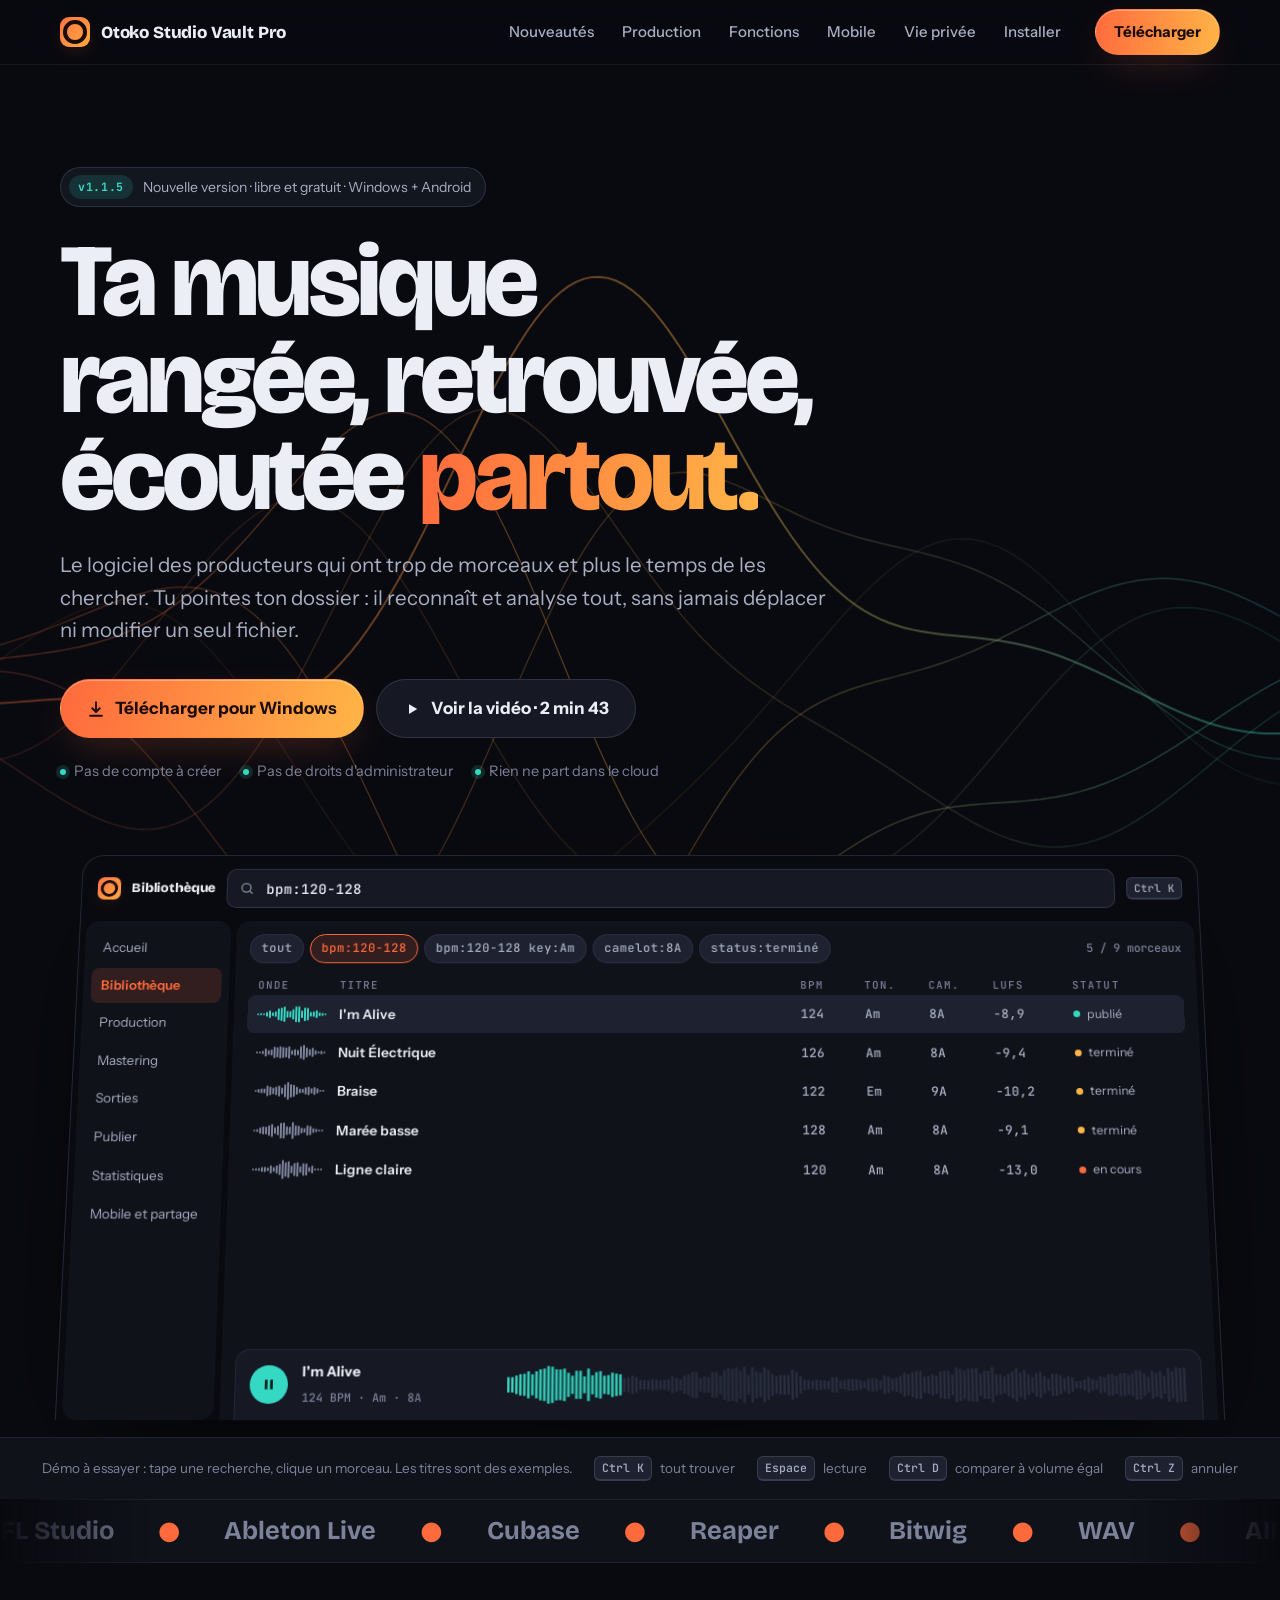
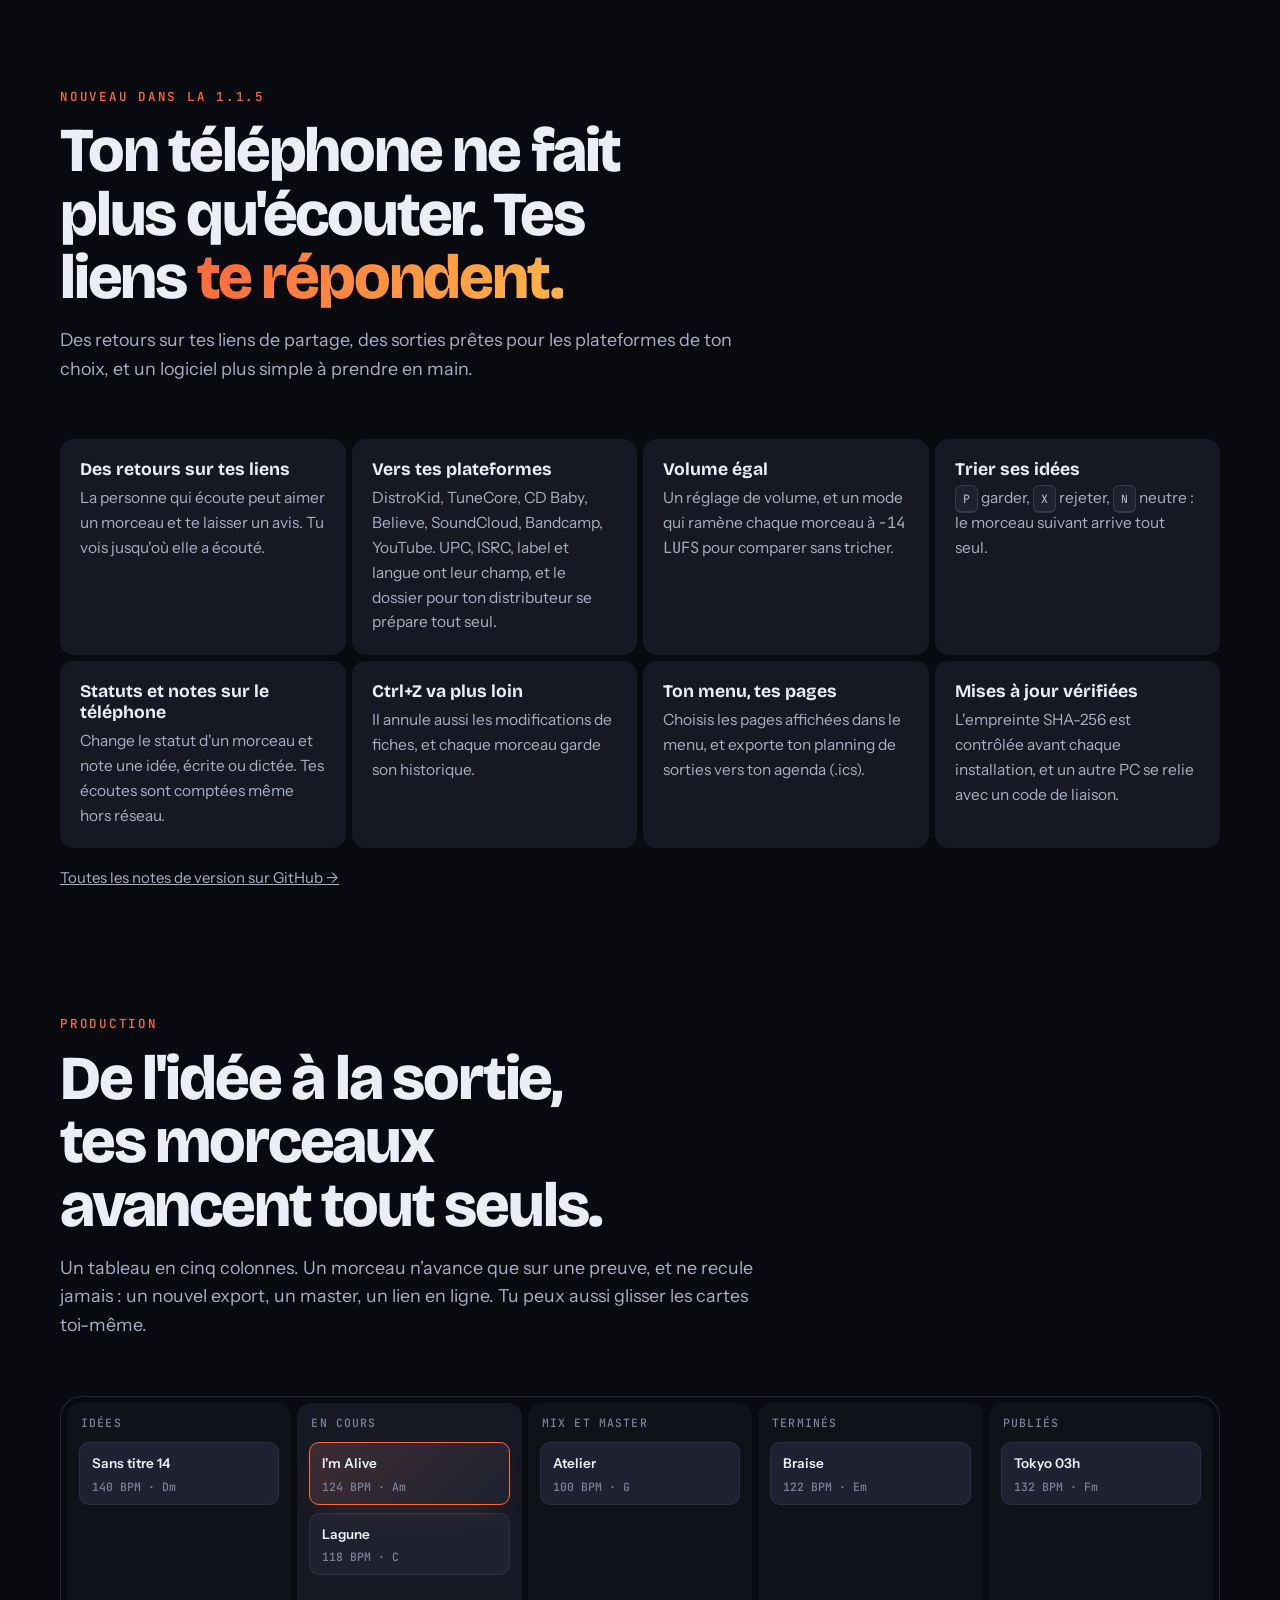
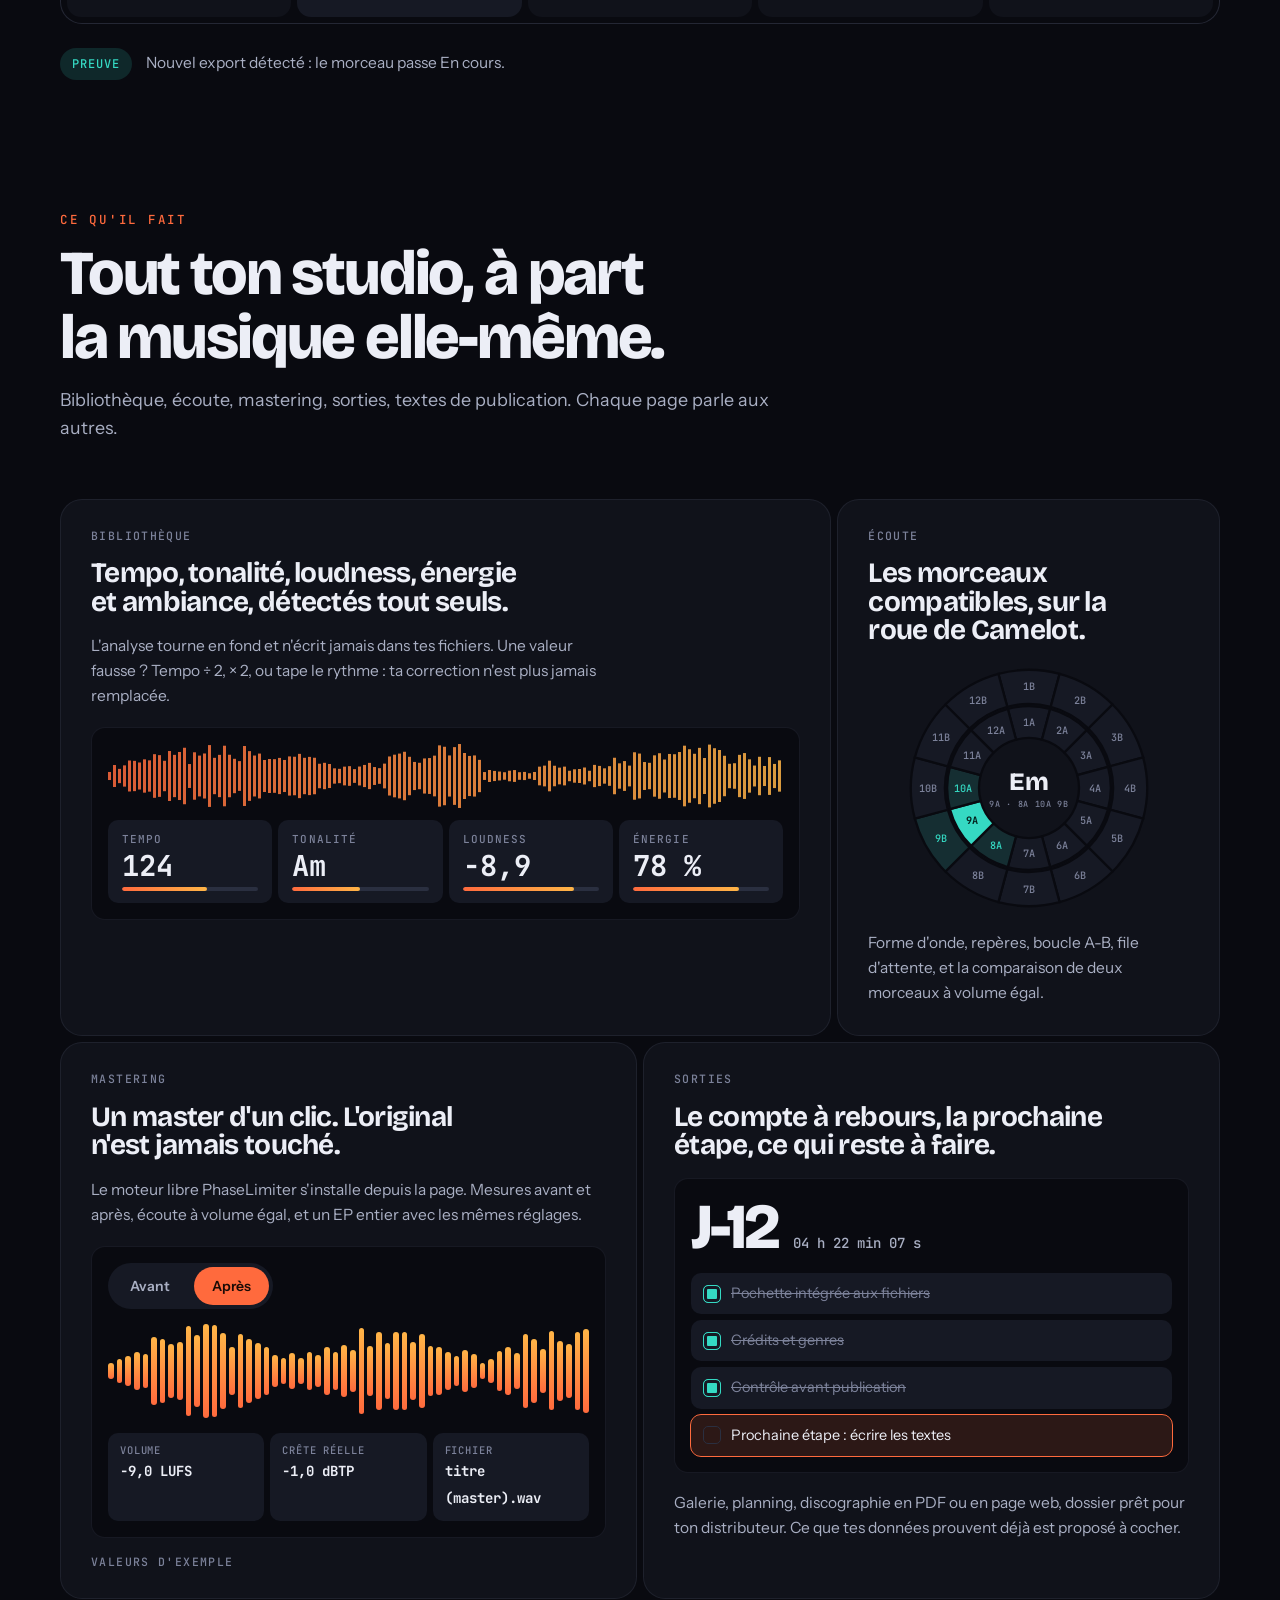
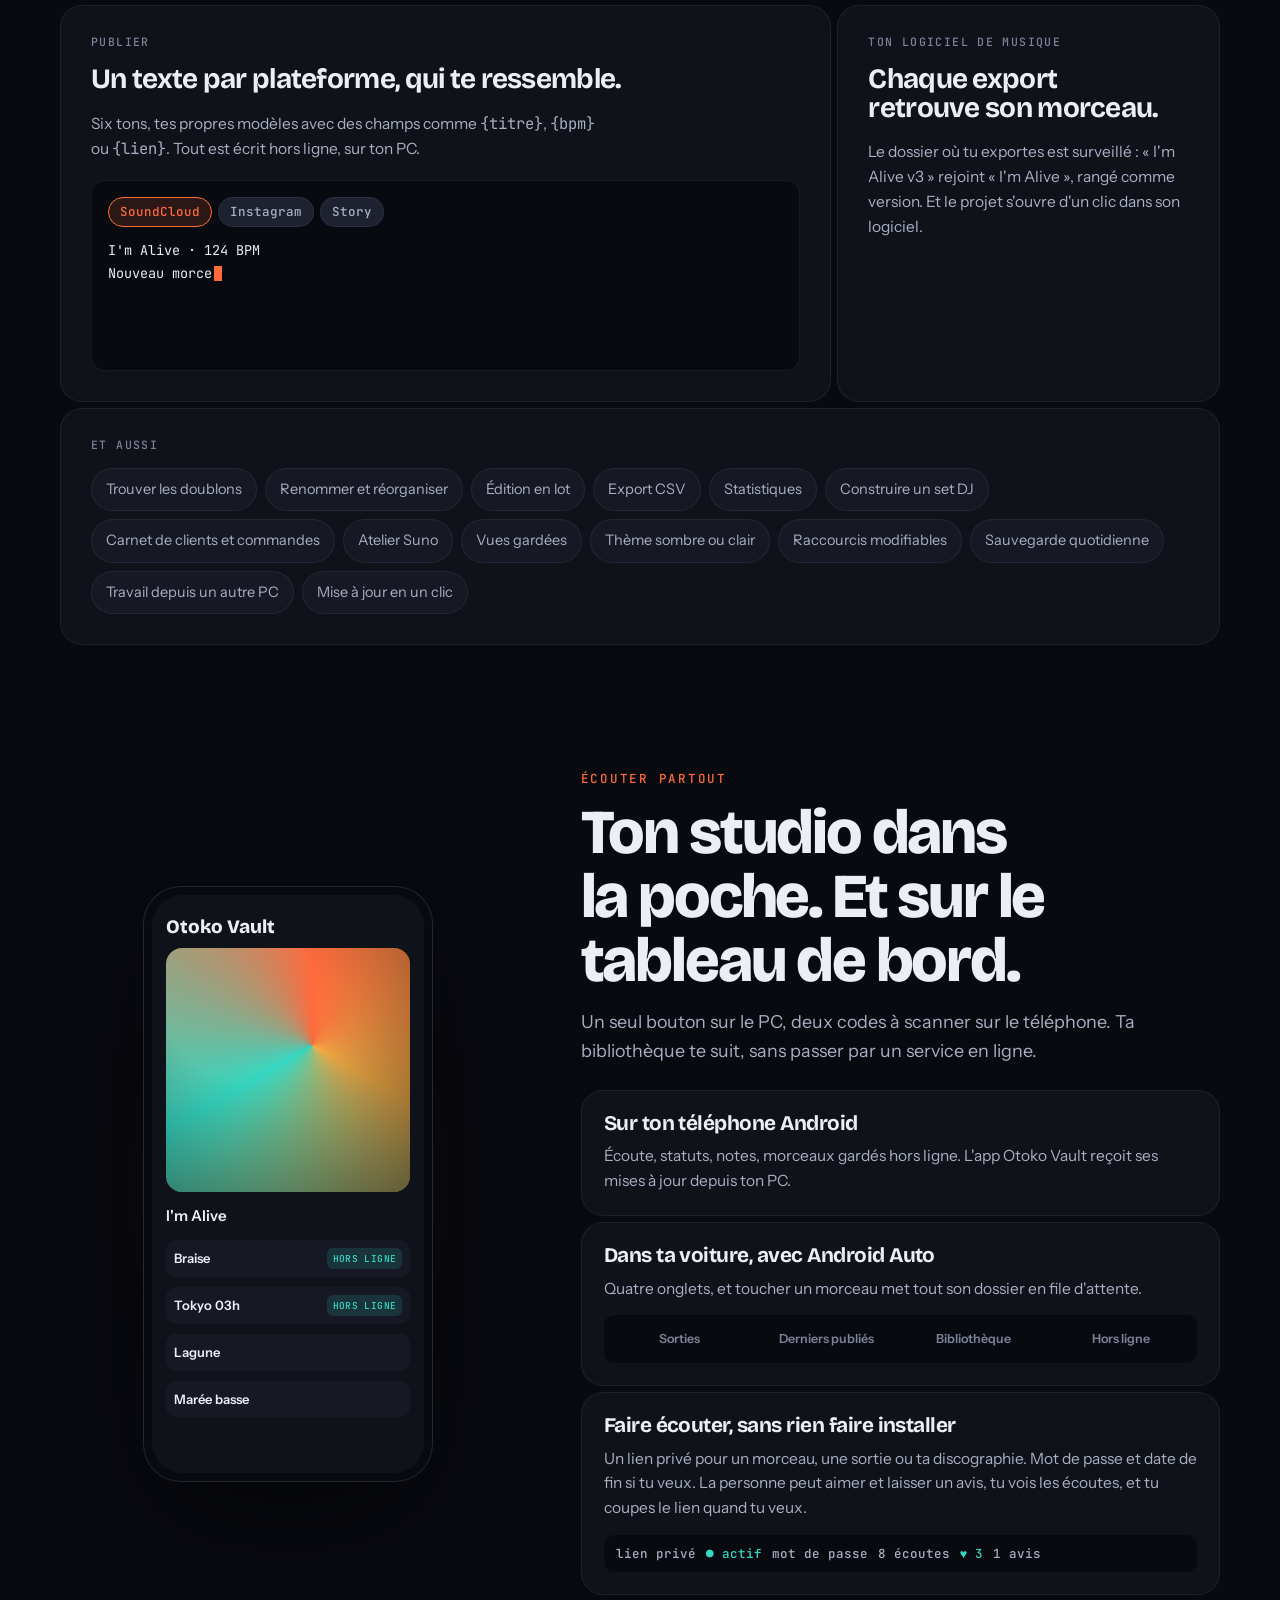
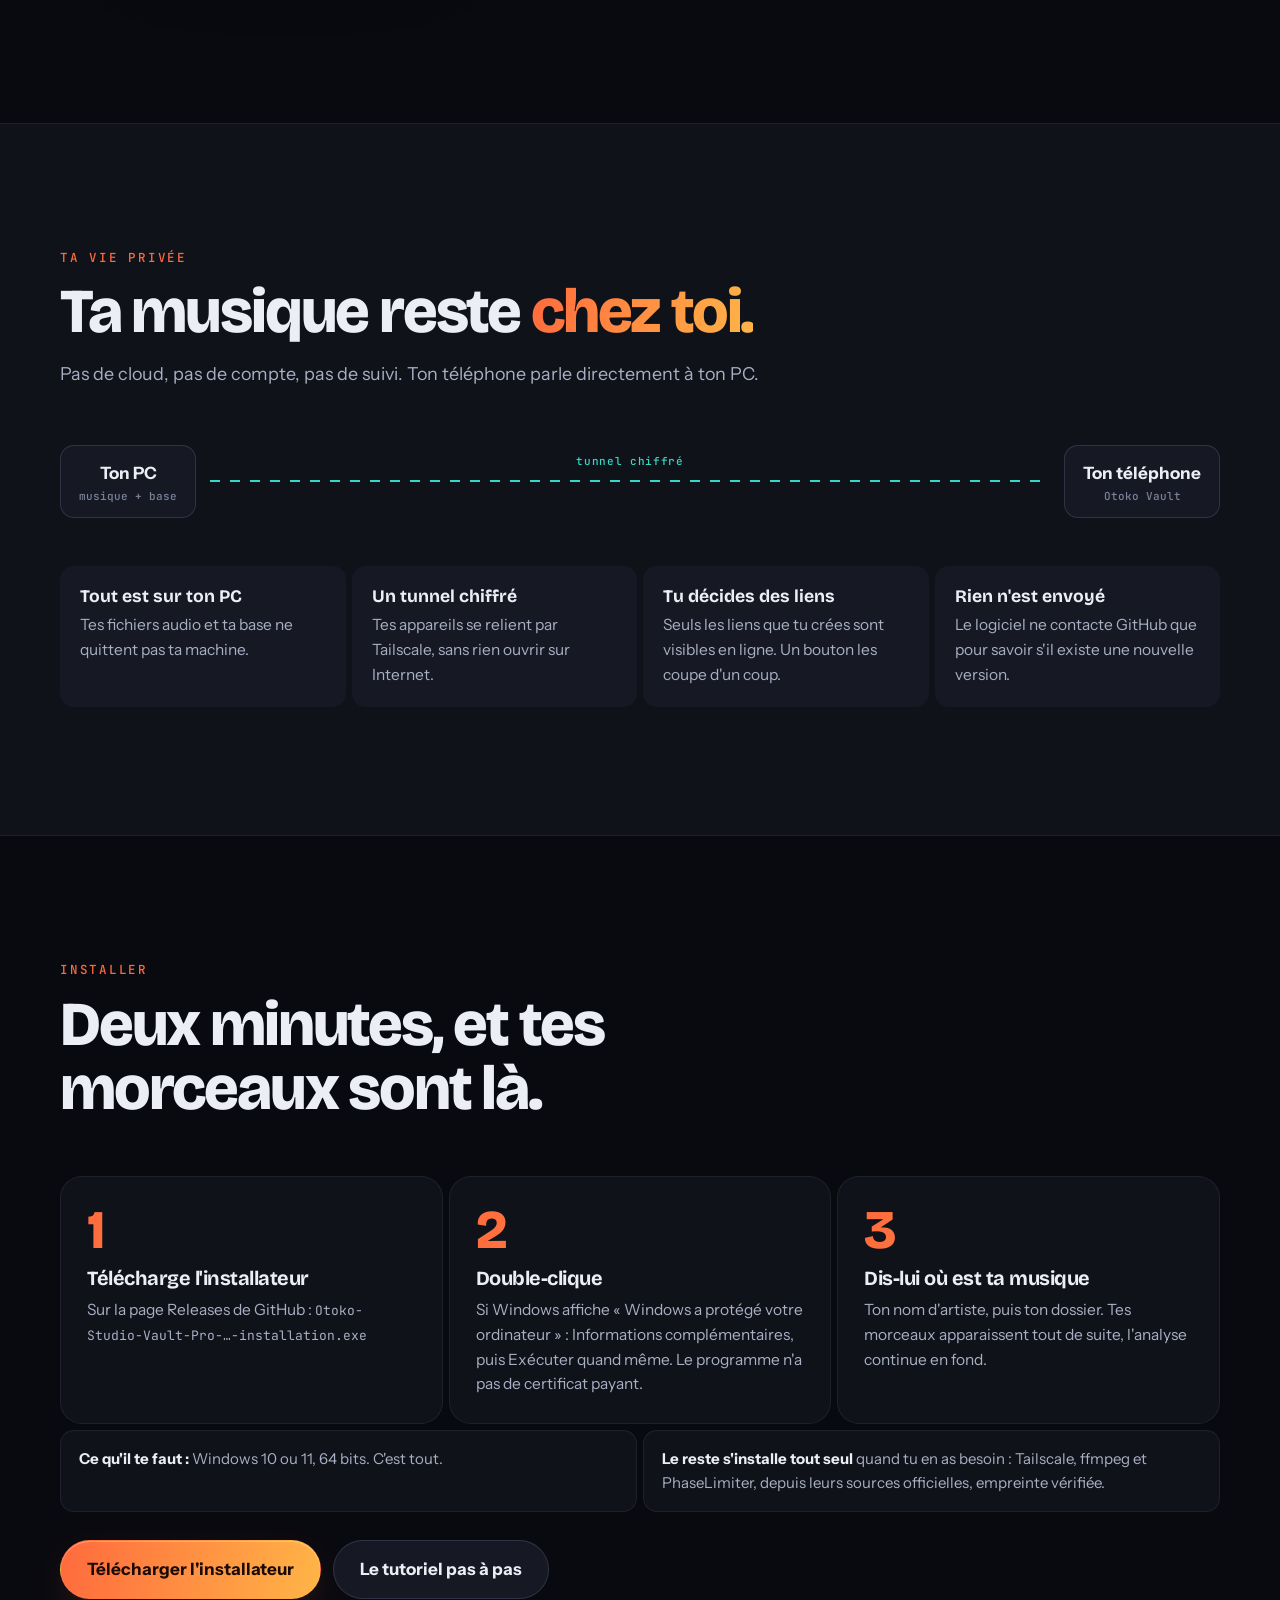
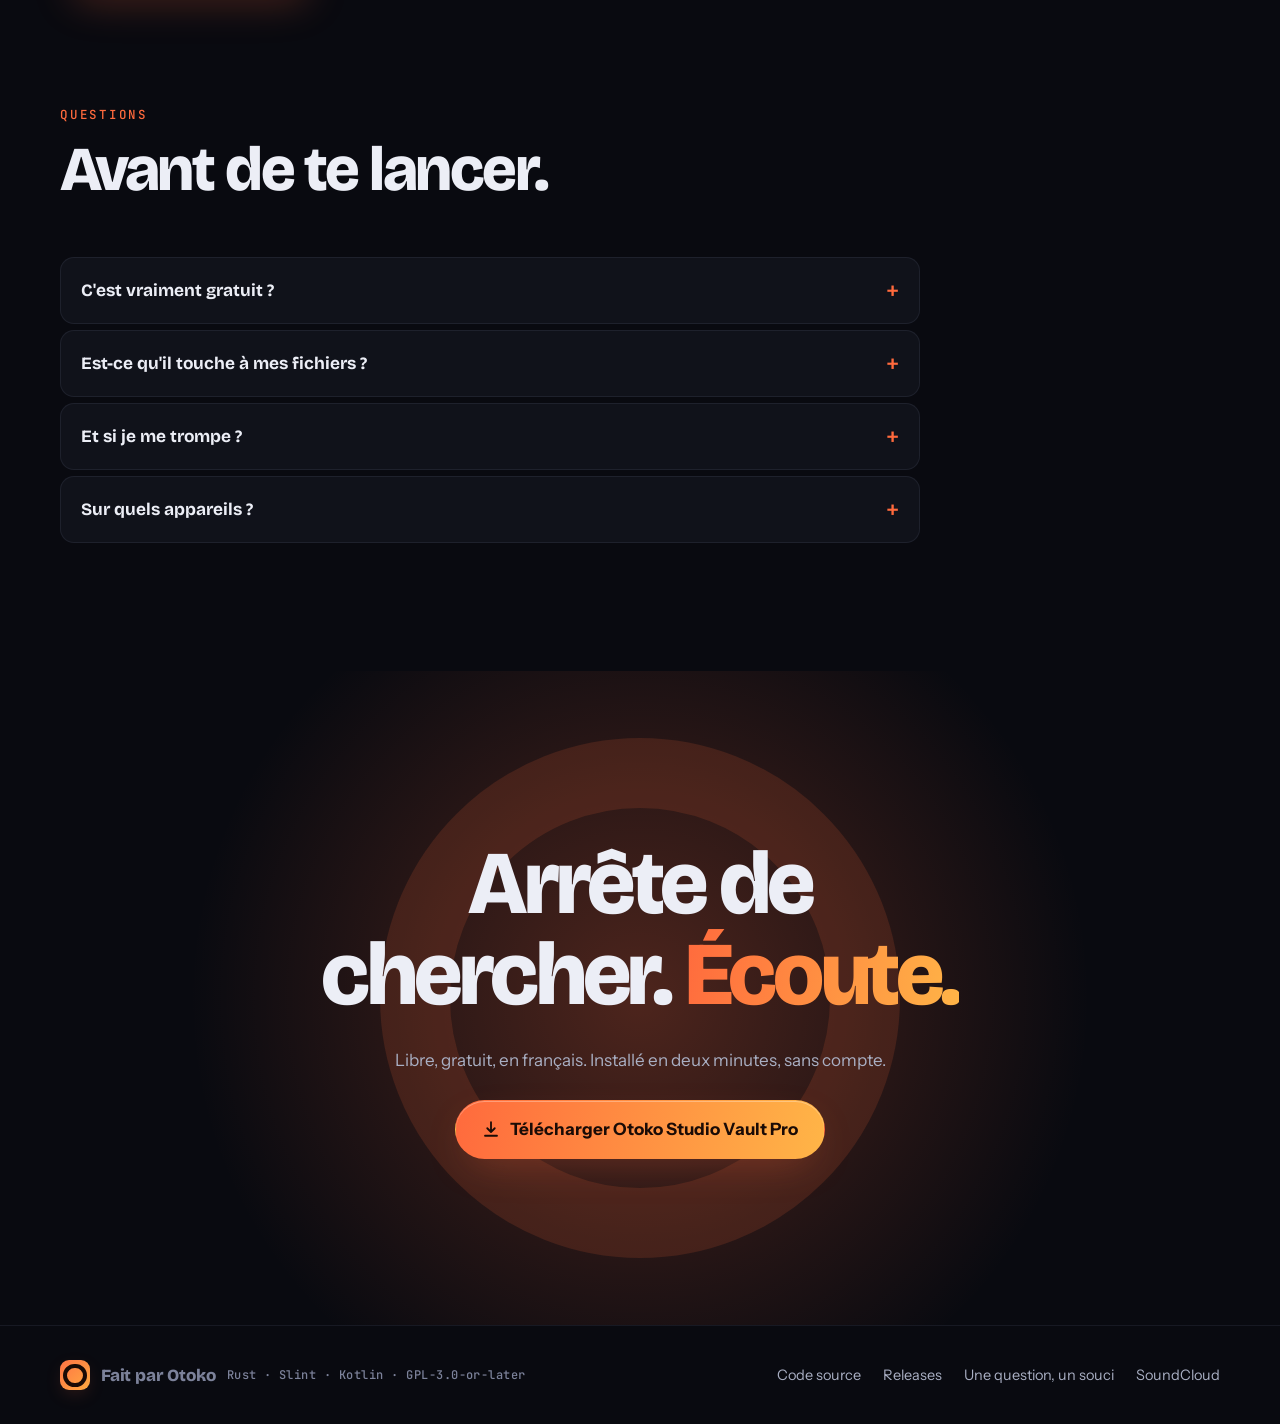
<file: docs/index.html>
<!doctype html>
<html lang="fr">
<head>
<meta charset="utf-8">
<meta name="viewport" content="width=device-width,initial-scale=1,viewport-fit=cover">
<title>Otoko Studio Vault Pro</title>
<meta name="description" content="Le logiciel libre et gratuit des producteurs de musique : ta bibliothèque rangée, analysée et écoutée partout. Windows et Android.">
<meta property="og:title" content="Otoko Studio Vault Pro">
<meta property="og:description" content="Ta musique rangée, retrouvée, écoutée partout. Libre et gratuit, pour Windows et Android.">
<meta property="og:type" content="website">
<link rel="preconnect" href="https://fonts.googleapis.com">
<link rel="preconnect" href="https://fonts.gstatic.com" crossorigin>
<link rel="stylesheet" href="https://fonts.googleapis.com/css2?family=Bricolage+Grotesque:opsz,wght@12..96,500;12..96,700;12..96,800&family=Instrument+Sans:wght@400;500;600;700&family=JetBrains+Mono:wght@400;500;700&display=swap">
<style>
/* Mise en page : « Nocturne », la direction du logiciel lui-même. Îlots d'encre bleu nuit séparés par
   des interstices sombres, une seule chaleur (braise) pour l'action, une lagune pour ce qui joue. */
:root{
  --ink0:#090A10; --ink1:#10121A; --ink2:#161924; --ink3:#1E2230; --ink4:#2A2F40;
  --line:rgba(190,200,255,.08); --line2:rgba(190,200,255,.15);
  --text:#ECEEF6; --text2:#A9AFC3; --text3:#7C829A;
  --ember:#FF6A3D; --ember2:#FFB547; --ember-soft:rgba(255,106,61,.14); --on-ember:#1A0B06;
  --lagoon:#35D9C3; --lagoon-soft:rgba(53,217,195,.14);
  --glow:rgba(255,106,61,.28); --shadow:0 40px 120px -30px rgba(0,0,0,.75);
  --display:"Bricolage Grotesque","Segoe UI",system-ui,sans-serif;
  --ui:"Instrument Sans","Segoe UI",system-ui,sans-serif;
  --mono:"JetBrains Mono",Consolas,ui-monospace,monospace;
  --r-s:6px; --r:10px; --r-l:14px; --r-xl:22px;
  color-scheme:dark;
}
:root[data-theme="light"]{
  --ink0:#E7E5DF; --ink1:#F5F4F0; --ink2:#FFFFFF; --ink3:#ECEAE4; --ink4:#D9D6CD;
  --line:rgba(20,24,40,.10); --line2:rgba(20,24,40,.18);
  --text:#151824; --text2:#474D63; --text3:#666C84;
  --ember:#D9480F; --ember2:#B97A06; --ember-soft:rgba(224,80,28,.12); --on-ember:#FFFFFF;
  --lagoon:#0B8574; --lagoon-soft:rgba(12,147,129,.12);
  --glow:rgba(224,80,28,.18); --shadow:0 40px 100px -40px rgba(40,30,20,.35);
  color-scheme:light;
}
*{box-sizing:border-box}
html{scroll-behavior:smooth}
body{margin:0;background:var(--ink0);color:var(--text);font:17px/1.6 var(--ui);overflow-x:hidden;-webkit-font-smoothing:antialiased}
a{color:inherit}
button{font:inherit;color:inherit}
:focus-visible{outline:2px solid var(--lagoon);outline-offset:3px;border-radius:6px}
.wrap{max-width:1200px;margin-inline:auto;padding-left:max(20px,env(safe-area-inset-left,0px));padding-right:max(20px,env(safe-area-inset-right,0px))}
h1,h2,h3{font-family:var(--display);margin:0;text-wrap:balance;letter-spacing:-.025em;line-height:1.02}
p{margin:0}
.mono{font-family:var(--mono);font-variant-numeric:tabular-nums}
.eyebrow{font:500 12.5px/1 var(--mono);letter-spacing:.14em;text-transform:uppercase;color:var(--ember)}
.grad{background:linear-gradient(100deg,var(--ember),var(--ember2));-webkit-background-clip:text;background-clip:text;color:transparent}

/* barre de progression + nav */
body::before{content:"";position:fixed;inset:0 0 auto;height:env(safe-area-inset-top,0px);z-index:60;background:var(--ink0)}
#prog{position:fixed;left:0;top:env(safe-area-inset-top,0px);height:3px;width:100%;transform-origin:0 50%;transform:scaleX(0);background:linear-gradient(90deg,var(--ember),var(--ember2),var(--lagoon));z-index:70}
.nav{position:sticky;top:env(safe-area-inset-top,0px);z-index:50;backdrop-filter:blur(18px) saturate(1.4);-webkit-backdrop-filter:blur(18px) saturate(1.4);background:color-mix(in srgb,var(--ink0) 72%,transparent);border-bottom:1px solid var(--line)}
.nav .wrap{display:flex;align-items:center;gap:22px;height:64px}
.brand{display:flex;align-items:center;gap:11px;text-decoration:none;font:800 17px/1 var(--display);letter-spacing:-.01em;white-space:nowrap}
.logo{width:30px;height:30px;border-radius:9px;background:linear-gradient(135deg,#FF7445,#FFAA40);display:grid;place-items:center;flex:none;box-shadow:0 6px 20px -6px var(--glow)}
.logo::after{content:"";width:52%;height:52%;border-radius:50%;border:4px solid #1A0B06}
.brand small{font:500 12px/1 var(--mono);color:var(--text3);letter-spacing:.04em}
.nav nav{display:flex;gap:4px;margin-left:auto}
.nav nav a{text-decoration:none;color:var(--text2);font-size:15px;font-weight:500;padding:8px 12px;border-radius:99px;transition:color .2s,background .2s}
.nav nav a:hover{color:var(--text);background:var(--ink3)}
.btn{display:inline-flex;align-items:center;justify-content:center;gap:10px;text-decoration:none;font-weight:700;border-radius:99px;padding:15px 26px;border:1px solid transparent;cursor:pointer;transition:transform .25s cubic-bezier(.2,.8,.2,1),box-shadow .25s,background .2s,border-color .2s;white-space:nowrap}
.btn svg{width:18px;height:18px;flex:none}
.btn.pri{background:linear-gradient(100deg,var(--ember),var(--ember2));color:var(--on-ember);box-shadow:0 14px 40px -12px var(--glow),inset 0 1px 0 rgba(255,255,255,.3);position:relative;overflow:hidden}
.btn.pri::after{content:"";position:absolute;inset:0;background:linear-gradient(105deg,transparent 35%,rgba(255,255,255,.45) 50%,transparent 65%);transform:translateX(-120%);animation:sheen 4.5s ease-in-out infinite}
@keyframes sheen{0%,60%{transform:translateX(-120%)}85%,100%{transform:translateX(120%)}}
.btn.pri:hover{transform:translateY(-2px) scale(1.02);box-shadow:0 22px 50px -12px var(--glow),inset 0 1px 0 rgba(255,255,255,.3)}
.btn.sec{background:var(--ink2);border-color:var(--line2);color:var(--text)}
.btn.sec:hover{border-color:var(--ember);transform:translateY(-2px)}
.btn.sm{padding:10px 18px;font-size:15px}
@media (max-width:860px){.nav nav{display:none}.nav .btn{margin-left:auto}.brand small{display:none}}

/* hero */
.hero{position:relative;padding-block:clamp(48px,8vw,104px) 0;overflow:hidden}
#waves{position:absolute;inset:0;width:100%;height:100%;pointer-events:none;opacity:.9;-webkit-mask-image:linear-gradient(#000 55%,transparent);mask-image:linear-gradient(#000 55%,transparent)}
.hero .wrap{position:relative}
.pill{display:inline-flex;flex-wrap:wrap;align-items:center;gap:10px;padding:7px 14px 7px 8px;border:1px solid var(--line2);border-radius:99px;background:color-mix(in srgb,var(--ink2) 80%,transparent);font-size:14px;color:var(--text2)}
.pill b{font:700 11.5px/1 var(--mono);background:var(--lagoon-soft);color:var(--lagoon);padding:6px 9px;border-radius:99px;letter-spacing:.06em}
.hero h1{font-weight:800;font-size:clamp(2.7rem,8.2vw,6.4rem);margin-top:26px;max-width:14ch;letter-spacing:-.04em;line-height:.95}
.hero h1 .w{display:inline-block;animation:rise .9s cubic-bezier(.2,.8,.2,1) both;animation-delay:calc(var(--i)*70ms)}
@keyframes rise{from{opacity:0;transform:translateY(.5em) rotate(2deg);filter:blur(8px)}to{opacity:1;transform:none;filter:none}}
.lede{font-size:clamp(1.06rem,1.6vw,1.3rem);color:var(--text2);max-width:56ch;margin-top:24px}
.cta{display:flex;flex-wrap:wrap;gap:12px;margin-top:32px}
.facts{display:flex;flex-wrap:wrap;gap:8px 22px;margin-top:22px;color:var(--text3);font-size:14.5px}
.facts span{display:inline-flex;align-items:center;gap:8px}
.facts span::before{content:"";width:6px;height:6px;border-radius:50%;background:var(--lagoon);box-shadow:0 0 0 4px var(--lagoon-soft)}

/* fenêtre du logiciel */
.stage{perspective:1800px;margin-top:clamp(40px,6vw,72px);position:relative}
.stage::before{content:"";position:absolute;inset:8% 6% -6%;background:radial-gradient(60% 60% at 50% 40%,var(--glow),transparent 70%);filter:blur(50px);z-index:0}
.app{position:relative;z-index:1;background:var(--ink0);border:1px solid var(--line2);border-radius:var(--r-xl) var(--r-xl) 0 0;border-bottom:0;padding:6px 6px 0;box-shadow:var(--shadow);transform:rotateX(calc(var(--tilt,1)*9deg)) scale(calc(1 - var(--tilt,1)*.04));transform-origin:50% 0;will-change:transform;display:grid;gap:6px}
.app-top{display:flex;align-items:center;gap:12px;padding:8px 10px;min-width:0}
.app-top .brand{font-size:14px}.app-top .logo{width:24px;height:24px;border-radius:7px}.app-top .logo::after{border-width:3px}
.search{flex:1;min-width:0;display:flex;align-items:center;gap:10px;background:var(--ink2);border:1px solid var(--line2);border-radius:var(--r);padding:0 12px;height:42px;transition:border-color .2s,box-shadow .2s}
.search:focus-within{border-color:var(--ember);box-shadow:0 0 0 4px var(--ember-soft)}
.search svg{width:16px;height:16px;color:var(--text3);flex:none}
.search input{flex:1;min-width:0;background:none;border:0;outline:0;color:var(--text);font:500 14.5px var(--mono)}
.search input::placeholder{color:var(--text3)}
kbd{font:500 11.5px/1 var(--mono);background:var(--ink3);border:1px solid var(--line2);border-bottom-width:2px;border-radius:6px;padding:5px 7px;color:var(--text2);white-space:nowrap}
.app-body{display:grid;grid-template-columns:150px minmax(0,1fr);gap:6px}
.side{background:var(--ink1);border-radius:var(--r-l);padding:10px 8px;display:grid;gap:2px;align-content:start;font-size:13.5px;color:var(--text2)}
.side span{padding:8px 10px;border-radius:8px;white-space:nowrap}
.side .on{background:var(--ember-soft);color:var(--ember);font-weight:600}
.pane{background:var(--ink1);border-radius:var(--r-l) var(--r-l) 0 0;padding:14px 14px 0;min-width:0;display:grid;gap:12px}
.chips{display:flex;flex-wrap:wrap;gap:6px;align-items:center}
.chip{font:500 12.5px/1 var(--mono);padding:8px 11px;border-radius:99px;background:var(--ink3);border:1px solid var(--line);color:var(--text2);cursor:pointer;transition:all .2s}
.chip:hover{color:var(--text);border-color:var(--line2)}
.chip[aria-pressed="true"]{background:var(--ember-soft);border-color:var(--ember);color:var(--ember)}
.count{margin-left:auto;font:500 12px var(--mono);color:var(--text3)}
.rows{display:grid;min-height:372px;align-content:start}
.row{display:grid;grid-template-columns:72px minmax(0,1fr) 54px 54px 54px 70px 104px;gap:12px;align-items:center;padding:9px 10px;border-radius:8px;font-size:14px;border:0;background:none;text-align:left;cursor:pointer;width:100%;transition:background .15s,opacity .35s,transform .35s}
.row.head{font:500 11px var(--mono);letter-spacing:.1em;text-transform:uppercase;color:var(--text3);cursor:default;padding-block:4px}
.row:not(.head):hover{background:var(--ink2)}
.row.sel{background:var(--ink3)}
.row.out{display:none}
.row.pop{animation:pop .4s cubic-bezier(.2,.8,.2,1) both}
@keyframes pop{from{opacity:.35;transform:translateY(6px)}to{opacity:1;transform:none}}
.row svg.wv{width:72px;height:22px;color:var(--text3)}
.row.sel svg.wv{color:var(--lagoon)}
.row .t{font-weight:600;white-space:nowrap;overflow:hidden;text-overflow:ellipsis}
.row .n{font:500 13px var(--mono);color:var(--text2);font-variant-numeric:tabular-nums}
.st{display:inline-flex;align-items:center;gap:7px;font-size:12.5px;color:var(--text2);white-space:nowrap}
.st::before{content:"";width:7px;height:7px;border-radius:50%;background:var(--c,var(--text3))}
.empty{padding:40px 10px;color:var(--text3);font-size:14.5px}
.player{display:flex;align-items:center;gap:14px;background:var(--ink2);border:1px solid var(--line);border-bottom:0;border-radius:var(--r-l) var(--r-l) 0 0;padding:10px 14px;min-width:0}
.pp{width:38px;height:38px;border-radius:50%;border:0;background:var(--lagoon);color:#04201C;display:grid;place-items:center;cursor:pointer;flex:none;transition:transform .2s}
.pp:hover{transform:scale(1.08)}.pp svg{width:16px;height:16px}
.np{min-width:0;flex:0 1 190px}.np b{display:block;font-size:14px;white-space:nowrap;overflow:hidden;text-overflow:ellipsis}.np span{font:500 11.5px var(--mono);color:var(--text3)}
#pwave{flex:1;min-width:0;height:40px;width:100%}
.demo-note{display:flex;flex-wrap:wrap;gap:10px 22px;align-items:center;justify-content:center;text-align:center;padding-block:18px;padding-left:max(20px,env(safe-area-inset-left,0px));padding-right:max(20px,env(safe-area-inset-right,0px));color:var(--text3);font-size:13.5px;border-top:1px solid var(--line);background:var(--ink1);position:relative;z-index:2}
.demo-note span{display:inline-flex;gap:8px;align-items:center}
@media (max-width:860px){
  .app-body{grid-template-columns:minmax(0,1fr)}.side{display:none}
  .row{grid-template-columns:44px minmax(0,1fr) 44px 44px;gap:10px}
  .row>:nth-child(n+5){display:none}.row svg.wv{width:44px}
  .app-top .brand span,.app-top kbd{display:none}
  .np{flex-basis:120px}.rows{min-height:330px}
  .app{transform:rotateX(calc(var(--tilt,1)*5deg))}
}

/* bandeau défilant */
.marq{overflow:hidden;border-block:1px solid var(--line);background:var(--ink1);padding-block:18px;-webkit-mask-image:linear-gradient(90deg,transparent,#000 12%,#000 88%,transparent);mask-image:linear-gradient(90deg,transparent,#000 12%,#000 88%,transparent)}
.marq div{display:flex;gap:44px;width:max-content;animation:marq 38s linear infinite;font:700 clamp(1.1rem,2.4vw,1.6rem)/1 var(--display);color:var(--text3);white-space:nowrap}
.marq i{font-style:normal;color:var(--ember)}
@keyframes marq{to{transform:translateX(-50%)}}

/* sections */
section{padding-block:clamp(72px,10vw,136px)}
.sh{display:grid;gap:16px;max-width:780px;margin-bottom:clamp(32px,5vw,56px)}
.sh h2{font-weight:800;font-size:clamp(2rem,5.2vw,3.9rem);letter-spacing:-.035em}
.sh p{color:var(--text2);font-size:clamp(1rem,1.4vw,1.15rem);max-width:60ch}
.js .rv{opacity:.12;transform:translateY(34px) scale(.985);transition:opacity .9s cubic-bezier(.2,.8,.2,1),transform .9s cubic-bezier(.2,.8,.2,1);transition-delay:calc(var(--d,0)*90ms)}
.js .rv.in{opacity:1;transform:none}

/* tableau de production */
.board{display:grid;grid-template-columns:repeat(5,minmax(0,1fr));gap:6px;background:var(--ink0);border:1px solid var(--line2);border-radius:var(--r-xl);padding:6px}
.col{background:var(--ink1);border-radius:var(--r-l);padding:12px;min-height:214px;display:grid;gap:8px;align-content:start;transition:background .4s}
.col.hot{background:var(--ink2)}
.col h3{font:500 11.5px/1 var(--mono);letter-spacing:.1em;text-transform:uppercase;color:var(--text3);display:flex;justify-content:space-between;padding:2px 2px 6px}
.kc{background:var(--ink3);border:1px solid var(--line);border-radius:var(--r);padding:10px 12px;font-size:13.5px;font-weight:600;display:grid;gap:4px;min-width:0}
.kc small{font:500 11.5px var(--mono);color:var(--text3)}
.kc.star{background:linear-gradient(135deg,var(--ember-soft),transparent),var(--ink3);border-color:var(--ember);box-shadow:0 12px 30px -14px var(--glow);position:relative;z-index:2}
.proof{margin-top:18px;display:flex;align-items:center;gap:14px;flex-wrap:wrap;font-size:15.5px;color:var(--text2);min-height:44px}
.proof b{font:500 12px var(--mono);letter-spacing:.08em;text-transform:uppercase;color:var(--lagoon);background:var(--lagoon-soft);padding:8px 12px;border-radius:99px}
#proofTxt{transition:opacity .3s}
@media (max-width:860px){.board{grid-template-columns:minmax(0,1fr)}.col{min-height:0;grid-template-columns:minmax(0,1fr) minmax(0,1fr);align-items:start}.col h3{grid-column:1/-1}}

/* grille des fonctions */
.bento{display:grid;grid-template-columns:repeat(6,minmax(0,1fr));gap:6px;background:var(--ink0);border-radius:var(--r-xl)}
.card{position:relative;background:var(--ink1);border:1px solid var(--line);border-radius:var(--r-xl);padding:clamp(20px,2.6vw,30px);display:grid;gap:18px;align-content:start;min-width:0;overflow:hidden;grid-column:span 3}
.card.w4{grid-column:span 4}.card.w2{grid-column:span 2}
.card::before{content:"";position:absolute;inset:0;background:radial-gradient(420px circle at var(--mx,50%) var(--my,-40%),var(--ember-soft),transparent 65%);opacity:0;transition:opacity .4s;pointer-events:none}
.card:hover::before{opacity:1}
.card>*{position:relative}
.card h3{font-weight:700;font-size:clamp(1.3rem,2.2vw,1.75rem)}
.card p{color:var(--text2);font-size:15.5px;max-width:52ch}
.tag{font:500 11.5px/1 var(--mono);letter-spacing:.12em;text-transform:uppercase;color:var(--text3)}
.viz{background:var(--ink0);border:1px solid var(--line);border-radius:var(--r-l);padding:16px;min-width:0}
@media (max-width:960px){.card,.card.w4,.card.w2{grid-column:1/-1}}

.meters{display:grid;grid-template-columns:repeat(auto-fit,minmax(120px,1fr));gap:6px}
.meter{background:var(--ink2);border-radius:var(--r);padding:12px 14px;display:grid;gap:6px}
.meter span{font:500 11px var(--mono);letter-spacing:.1em;text-transform:uppercase;color:var(--text3)}
.meter b{font:700 clamp(1.3rem,2.4vw,1.8rem)/1 var(--mono);font-variant-numeric:tabular-nums}
.meter i{display:block;height:4px;border-radius:9px;background:var(--ink4);overflow:hidden}
.meter i::after{content:"";display:block;height:100%;width:calc(var(--v,0)*100%);background:linear-gradient(90deg,var(--ember),var(--ember2));border-radius:9px;transition:width 1.4s cubic-bezier(.2,.8,.2,1)}
.scan{position:relative;height:64px;margin-bottom:12px;border-radius:8px;overflow:hidden}
.scan canvas{width:100%;height:100%;display:block}
.scan::after{content:"";position:absolute;top:0;bottom:0;width:90px;left:-90px;background:linear-gradient(90deg,transparent,var(--lagoon-soft),var(--lagoon));opacity:.55;animation:scan 3.2s cubic-bezier(.5,0,.5,1) infinite}
@keyframes scan{to{left:100%}}

#wheel{width:100%;max-width:250px;display:block;margin:auto}
#wheel path{fill:var(--ink2);stroke:var(--ink0);stroke-width:2;transition:fill .5s}
#wheel path.c{fill:var(--lagoon-soft)}#wheel path.s{fill:var(--lagoon)}
#wheel text{font:500 9px var(--mono);fill:var(--text3);text-anchor:middle;dominant-baseline:central;transition:fill .5s}
#wheel text.c{fill:var(--lagoon)}#wheel text.s{fill:#04201C;font-weight:700}
#wheel .mid{font:800 22px var(--display);fill:var(--text)}#wheel .mid2{font:500 7.5px var(--mono);fill:var(--text3);letter-spacing:.08em}

.ab{display:flex;gap:6px;background:var(--ink2);padding:4px;border-radius:99px;width:max-content}
.ab button{border:0;background:none;padding:8px 18px;border-radius:99px;font-weight:600;font-size:14px;color:var(--text2);cursor:pointer;transition:all .25s}
.ab button[aria-pressed="true"]{background:var(--ember);color:var(--on-ember)}
.bars{display:flex;align-items:center;gap:3px;height:96px;margin-block:14px}
.bars i{flex:1;min-width:0;border-radius:3px;background:linear-gradient(var(--ember2),var(--ember));height:calc(var(--h)*var(--k,.45)*100%);transition:height .7s cubic-bezier(.2,.8,.2,1);transition-delay:calc(var(--n)*8ms)}
.mast.after .bars i{--k:.98}
.mrow{display:grid;grid-template-columns:repeat(auto-fit,minmax(118px,1fr));gap:6px}
.mrow div{background:var(--ink2);border-radius:var(--r);padding:10px 12px}
.mrow span{display:block;font:500 10.5px var(--mono);letter-spacing:.08em;text-transform:uppercase;color:var(--text3)}
.mrow b{font:700 14px var(--mono);font-variant-numeric:tabular-nums;overflow-wrap:anywhere}

.cd{display:flex;align-items:baseline;gap:14px;flex-wrap:wrap}
.cd b{font:800 clamp(2.6rem,6vw,4rem)/1 var(--display);letter-spacing:-.04em}
.cd span{font:500 14px var(--mono);color:var(--text2);font-variant-numeric:tabular-nums}
.todo{list-style:none;margin:14px 0 0;padding:0;display:grid;gap:6px}
.todo li{display:flex;align-items:center;gap:10px;font-size:14.5px;color:var(--text2);background:var(--ink2);padding:9px 12px;border-radius:var(--r)}
.todo li::before{content:"";width:16px;height:16px;border-radius:5px;border:1.5px solid var(--ink4);flex:none}
.todo li.ok{color:var(--text3);text-decoration:line-through}
.todo li.ok::before{background:var(--lagoon);border-color:var(--lagoon);box-shadow:inset 0 0 0 3px var(--ink2)}
.todo li.next{color:var(--text);outline:1px solid var(--ember);background:var(--ember-soft)}

.tabs{display:flex;gap:6px;flex-wrap:wrap}
#pub{font:400 13.5px/1.7 var(--mono);white-space:pre-wrap;min-height:8.5em;margin-top:12px;color:var(--text)}
#pub::after{content:"";display:inline-block;width:8px;height:1.1em;background:var(--ember);vertical-align:-3px;margin-left:2px;animation:blink 1s steps(2) infinite}
@keyframes blink{50%{opacity:0}}
.cloud{display:flex;flex-wrap:wrap;gap:8px}
.cloud span{padding:9px 14px;border-radius:99px;background:var(--ink2);border:1px solid var(--line);font-size:14.5px;color:var(--text2);transition:all .25s}
.cloud span:hover{color:var(--text);border-color:var(--ember);transform:translateY(-2px)}

/* partout */
.every{display:grid;grid-template-columns:minmax(0,5fr) minmax(0,7fr);gap:clamp(28px,5vw,72px);align-items:center}
.phone{width:min(100%,290px);margin-inline:auto;aspect-ratio:9/18.5;max-width:100%;background:var(--ink0);border:1px solid var(--line2);border-radius:38px;padding:8px;box-shadow:var(--shadow);animation:float 7s ease-in-out infinite;position:relative}
@keyframes float{50%{transform:translateY(-14px) rotate(-1.2deg)}}
.phone::before{content:"";position:absolute;inset:-12%;background:radial-gradient(50% 50% at 50% 50%,var(--glow),transparent 70%);filter:blur(40px);z-index:-1}
.scr{height:100%;border-radius:30px;background:var(--ink1);padding:20px 14px 14px;display:flex;flex-direction:column;gap:10px;overflow:hidden;font-size:13px}
.scr h4{font:800 19px var(--display);margin:0}
.cover{aspect-ratio:1;border-radius:16px;background:conic-gradient(from var(--a,0deg) at 60% 40%,var(--ember),var(--ember2),var(--lagoon),var(--ember));animation:spin 14s linear infinite;position:relative;overflow:hidden;flex:none}
@property --a{syntax:"<angle>";inherits:false;initial-value:0deg}
@keyframes spin{to{--a:360deg}}
.cover::after{content:"";position:absolute;inset:0;background:radial-gradient(circle at 30% 20%,transparent 30%,rgba(9,10,16,.55))}
.eq{display:flex;gap:3px;align-items:flex-end;height:14px}
.eq i{width:3px;background:var(--lagoon);border-radius:2px;animation:eq 1s ease-in-out infinite;animation-delay:calc(var(--n)*-.23s)}
@keyframes eq{0%,100%{height:25%}50%{height:100%}}
.li{display:flex;align-items:center;gap:10px;padding:8px;border-radius:10px;background:var(--ink2)}
.li b{flex:1;min-width:0;white-space:nowrap;overflow:hidden;text-overflow:ellipsis;font-weight:600}
.off{font:500 9.5px var(--mono);color:var(--lagoon);background:var(--lagoon-soft);padding:4px 6px;border-radius:6px;letter-spacing:.04em;white-space:nowrap}
.stack{display:grid;gap:6px}
.mini{background:var(--ink1);border:1px solid var(--line);border-radius:var(--r-xl);padding:22px;display:grid;gap:10px;min-width:0}
.mini h3{font-size:1.3rem;font-weight:700}
.mini p{color:var(--text2);font-size:15.5px}
.car{display:grid;grid-template-columns:repeat(4,minmax(0,1fr));gap:4px;background:var(--ink0);padding:4px;border-radius:var(--r);margin-top:4px}
.car span{text-align:center;padding:10px 4px;border-radius:7px;font-size:12.5px;font-weight:600;color:var(--text3);animation:tab 8s infinite;animation-delay:calc(var(--n)*2s);white-space:nowrap;overflow:hidden;text-overflow:ellipsis}
@keyframes tab{0%,24%{background:var(--ink3);color:var(--text)}25%,100%{background:transparent;color:var(--text3)}}
.link{display:flex;flex-wrap:wrap;align-items:center;gap:10px;background:var(--ink0);border-radius:var(--r);padding:10px 12px;font:500 12.5px var(--mono);color:var(--text2);margin-top:4px}
.link em{font-style:normal;color:var(--lagoon)}
@media (max-width:860px){.every{grid-template-columns:minmax(0,1fr)}}

/* vie privée */
.priv{background:var(--ink1);border-block:1px solid var(--line)}
.tunnel{display:grid;grid-template-columns:auto minmax(40px,1fr) auto;align-items:center;gap:14px;margin-block:clamp(28px,4vw,48px)}
.node{background:var(--ink2);border:1px solid var(--line2);border-radius:var(--r-l);padding:14px 18px;font-weight:700;display:grid;gap:2px;text-align:center}
.node small{font:500 11px var(--mono);color:var(--text3);font-weight:500}
.pipe{height:2px;background:repeating-linear-gradient(90deg,var(--lagoon) 0 10px,transparent 10px 20px);background-size:20px 2px;animation:dash 1s linear infinite;position:relative}
.pipe::after{content:"tunnel chiffré";position:absolute;left:50%;top:-26px;transform:translateX(-50%);font:500 11px var(--mono);color:var(--lagoon);white-space:nowrap;letter-spacing:.06em}
@keyframes dash{to{background-position:20px 0}}
.four{display:grid;grid-template-columns:repeat(auto-fit,minmax(230px,1fr));gap:6px}
.four div{background:var(--ink2);border-radius:var(--r-l);padding:20px;color:var(--text2);font-size:15.5px}
.four b{display:block;color:var(--text);font:700 1.1rem var(--display);margin-bottom:6px}

/* installer */
.steps{display:grid;grid-template-columns:repeat(3,minmax(0,1fr));gap:6px;counter-reset:s}
.step{background:var(--ink1);border:1px solid var(--line);border-radius:var(--r-xl);padding:26px;display:grid;gap:10px;align-content:start;counter-increment:s;transition:transform .35s cubic-bezier(.2,.8,.2,1),border-color .3s}
.step:hover{transform:translateY(-6px);border-color:var(--ember)}
.step::before{content:counter(s);font:800 3.4rem/1 var(--display);background:linear-gradient(100deg,var(--ember),var(--ember2));-webkit-background-clip:text;background-clip:text;color:transparent}
.step h3{font-size:1.25rem;font-weight:700}.step p{color:var(--text2);font-size:15.5px}
.req{margin-top:6px;display:grid;grid-template-columns:repeat(auto-fit,minmax(240px,1fr));gap:6px}
.req div{background:var(--ink1);border:1px solid var(--line);border-radius:var(--r-l);padding:16px 18px;font-size:15px;color:var(--text2)}
.req b{color:var(--text)}
@media (max-width:860px){.steps{grid-template-columns:minmax(0,1fr)}}
details{background:var(--ink1);border:1px solid var(--line);border-radius:var(--r-l);padding:0 20px;transition:border-color .3s}
details[open]{border-color:var(--line2)}
summary{cursor:pointer;font:700 1.08rem var(--display);padding:18px 0;list-style:none;display:flex;justify-content:space-between;gap:16px;align-items:center}
summary::-webkit-details-marker{display:none}
summary::after{content:"+";font:500 22px var(--mono);color:var(--ember);transition:transform .3s}
details[open] summary::after{transform:rotate(45deg)}
details p{color:var(--text2);padding-bottom:18px;max-width:70ch;font-size:15.5px}
.faq{display:grid;gap:6px;max-width:860px}

/* final */
.final{position:relative;text-align:center;overflow:hidden;padding-block:clamp(88px,13vw,170px)}
.final::before{content:"";position:absolute;left:50%;top:50%;width:min(900px,140vw);aspect-ratio:1;transform:translate(-50%,-50%);border-radius:50%;background:radial-gradient(closest-side,var(--glow),transparent);animation:pulse 5s ease-in-out infinite}
@keyframes pulse{50%{transform:translate(-50%,-50%) scale(1.14);opacity:.7}}
.ring{position:absolute;left:50%;top:50%;width:min(520px,90vw);aspect-ratio:1;border-radius:50%;border:clamp(34px,7vw,70px) solid var(--ember-soft);transform:translate(-50%,-50%);animation:pulse 7s ease-in-out infinite reverse}
.final .wrap{position:relative;display:grid;justify-items:center;gap:26px}
.final h2{font-weight:800;font-size:clamp(2.4rem,7.4vw,5.6rem);letter-spacing:-.04em;max-width:13ch}
.final p{color:var(--text2);max-width:48ch}
footer{border-top:1px solid var(--line);padding-block:34px;color:var(--text3);font-size:14.5px}
footer .wrap{display:flex;flex-wrap:wrap;gap:14px 28px;align-items:center;justify-content:space-between}
footer nav{display:flex;flex-wrap:wrap;gap:8px 22px}
footer a{color:var(--text2);text-decoration:none}footer a:hover{color:var(--ember)}

@media (prefers-reduced-motion: reduce){
  *,*::before,*::after{animation:none!important;transition:none!important}
  html{scroll-behavior:auto}.js .rv{opacity:1;transform:none}.app{transform:none}
}
</style>
</head>
<body>

<div id="prog"></div>
<header class="nav">
  <div class="wrap">
    <a class="brand" href="#top"><span class="logo"></span><span>Otoko Studio Vault Pro</span></a>
    <nav aria-label="Sections">
      <a href="#nouveau">Nouveautés</a><a href="#production">Production</a><a href="#fonctions">Fonctions</a><a href="#partout">Mobile</a><a href="#prive">Vie privée</a><a href="#installer">Installer</a>
    </nav>
    <a class="btn pri sm" href="https://github.com/otokonosound/otoko-studio-vault-pro/releases/latest">Télécharger</a>
  </div>
</header>

<main id="top">
<div class="hero">
  <canvas id="waves" aria-hidden="true"></canvas>
  <div class="wrap">
    <a class="pill" href="#nouveau" style="text-decoration:none"><b id="relVer">v1.1.5</b> Nouvelle version · libre et gratuit · Windows + Android</a>
    <h1 id="h1">Ta musique rangée, retrouvée, écoutée <span class="grad">partout.</span></h1>
    <p class="lede">Le logiciel des producteurs qui ont trop de morceaux et plus le temps de les chercher. Tu pointes ton dossier : il reconnaît et analyse tout, sans jamais déplacer ni modifier un seul fichier.</p>
    <div class="cta">
      <a class="btn pri" data-dl="exe" href="https://github.com/otokonosound/otoko-studio-vault-pro/releases/latest">
        <svg viewBox="0 0 24 24" fill="none" stroke="currentColor" stroke-width="2.4" stroke-linecap="round" stroke-linejoin="round"><path d="M12 3v13m0 0l-5-5m5 5l5-5M4 21h16"/></svg>
        Télécharger pour Windows</a>
      <a class="btn sec" href="https://github.com/otokonosound/otoko-studio-vault-pro/releases/latest/download/Otoko-Studio-Vault-Pro-presentation.mp4">
        <svg viewBox="0 0 24 24" fill="currentColor"><path d="M8 5.5v13l11-6.5z"/></svg>
        <span>Voir la vidéo<span id="relVid"> · 2 min 43</span></span></a>
    </div>
    <div class="facts"><span>Pas de compte à créer</span><span>Pas de droits d'administrateur</span><span>Rien ne part dans le cloud</span></div>

    <div class="stage">
      <div class="app" id="app">
        <div class="app-top">
          <span class="brand"><span class="logo"></span><span>Bibliothèque</span></span>
          <label class="search" for="q">
            <svg viewBox="0 0 24 24" fill="none" stroke="currentColor" stroke-width="2.2" stroke-linecap="round"><circle cx="11" cy="11" r="7"/><path d="M20 20l-3.5-3.5"/></svg>
            <input id="q" type="text" autocomplete="off" spellcheck="false" placeholder="bpm:120-128 key:Am" aria-label="Chercher dans la bibliothèque d'exemple">
          </label>
          <kbd>Ctrl K</kbd>
        </div>
        <div class="app-body">
          <div class="side" aria-hidden="true"><span>Accueil</span><span class="on">Bibliothèque</span><span>Production</span><span>Mastering</span><span>Sorties</span><span>Publier</span><span>Statistiques</span><span>Mobile et partage</span></div>
          <div class="pane">
            <div class="chips" id="chips">
              <button class="chip" data-q="">tout</button>
              <button class="chip" data-q="bpm:120-128">bpm:120-128</button>
              <button class="chip" data-q="bpm:120-128 key:Am">bpm:120-128 key:Am</button>
              <button class="chip" data-q="camelot:8A">camelot:8A</button>
              <button class="chip" data-q="status:terminé">status:terminé</button>
              <span class="count" id="count"></span>
            </div>
            <div class="rows" id="rows"></div>
            <div class="player">
              <button class="pp" id="pp" aria-label="Lecture ou pause de la démo"></button>
              <div class="np"><b id="npT">I'm Alive</b><span id="npM">124 BPM · Am · 8A</span></div>
              <canvas id="pwave" aria-hidden="true"></canvas>
            </div>
          </div>
        </div>
      </div>
    </div>
  </div>
  <div class="demo-note"><span>Démo à essayer : tape une recherche, clique un morceau. Les titres sont des exemples.</span><span><kbd>Ctrl K</kbd> tout trouver</span><span><kbd>Espace</kbd> lecture</span><span><kbd>Ctrl D</kbd> comparer à volume égal</span><span><kbd>Ctrl Z</kbd> annuler</span></div>
</div>

<div class="marq" aria-label="Fonctionne avec ton logiciel de musique, quel qu'il soit">
  <div id="marq"><span>FL Studio</span><i>●</i><span>Ableton Live</span><i>●</i><span>Cubase</span><i>●</i><span>Reaper</span><i>●</i><span>Bitwig</span><i>●</i><span>WAV</span><i>●</i><span>AIFF</span><i>●</i><span>FLAC</span><i>●</i><span>MP3</span><i>●</i><span>Android Auto</span><i>●</i></div>
</div>

<section id="nouveau" style="padding-bottom:0">
  <div class="wrap">
    <div class="sh rv"><span class="eyebrow" id="relNew">Nouveau dans la 1.1.5</span>
      <h2 id="relTitle">Ton téléphone ne fait plus qu'écouter. Tes liens <span class="grad">te répondent.</span></h2>
      <p id="relIntro">Des retours sur tes liens de partage, des sorties prêtes pour les plateformes de ton choix, et un logiciel plus simple à prendre en main.</p></div>
    <div class="four" id="relCards">
      <div class="rv"><b>Des retours sur tes liens</b>La personne qui écoute peut aimer un morceau et te laisser un avis. Tu vois jusqu'où elle a écouté.</div>
      <div class="rv" style="--d:1"><b>Vers tes plateformes</b>DistroKid, TuneCore, CD Baby, Believe, SoundCloud, Bandcamp, YouTube. UPC, ISRC, label et langue ont leur champ, et le dossier pour ton distributeur se prépare tout seul.</div>
      <div class="rv" style="--d:2"><b>Volume égal</b>Un réglage de volume, et un mode qui ramène chaque morceau à <span class="mono">-14 LUFS</span> pour comparer sans tricher.</div>
      <div class="rv" style="--d:3"><b>Trier ses idées</b><kbd>P</kbd> garder, <kbd>X</kbd> rejeter, <kbd>N</kbd> neutre : le morceau suivant arrive tout seul.</div>
      <div class="rv"><b>Statuts et notes sur le téléphone</b>Change le statut d'un morceau et note une idée, écrite ou dictée. Tes écoutes sont comptées même hors réseau.</div>
      <div class="rv" style="--d:1"><b>Ctrl+Z va plus loin</b>Il annule aussi les modifications de fiches, et chaque morceau garde son historique.</div>
      <div class="rv" style="--d:2"><b>Ton menu, tes pages</b>Choisis les pages affichées dans le menu, et exporte ton planning de sorties vers ton agenda (.ics).</div>
      <div class="rv" style="--d:3"><b>Mises à jour vérifiées</b>L'empreinte SHA-256 est contrôlée avant chaque installation, et un autre PC se relie avec un code de liaison.</div>
    </div>
    <p style="margin-top:18px;font-size:15px"><a id="relNotes" href="https://github.com/otokonosound/otoko-studio-vault-pro/releases/latest" style="color:var(--text2)">Toutes les notes de version sur GitHub →</a></p>
  </div>
</section>

<section id="production">
  <div class="wrap">
    <div class="sh rv"><span class="eyebrow">Production</span>
      <h2>De l'idée à la sortie, tes morceaux avancent tout seuls.</h2>
      <p>Un tableau en cinq colonnes. Un morceau n'avance que sur une preuve, et ne recule jamais : un nouvel export, un master, un lien en ligne. Tu peux aussi glisser les cartes toi-même.</p></div>
    <div class="board rv" id="board">
      <div class="col"><h3>Idées</h3><div class="kc star" id="star">I'm Alive<small>124 BPM · Am</small></div><div class="kc">Sans titre 14<small>140 BPM · Dm</small></div></div>
      <div class="col"><h3>En cours</h3><div class="kc">Lagune<small>118 BPM · C</small></div></div>
      <div class="col"><h3>Mix et master</h3><div class="kc">Atelier<small>100 BPM · G</small></div></div>
      <div class="col"><h3>Terminés</h3><div class="kc">Braise<small>122 BPM · Em</small></div></div>
      <div class="col"><h3>Publiés</h3><div class="kc">Tokyo 03h<small>132 BPM · Fm</small></div></div>
    </div>
    <div class="proof rv"><b>Preuve</b><span id="proofTxt">Une idée posée dans le dossier surveillé.</span></div>
  </div>
</section>

<section id="fonctions" style="padding-top:0">
  <div class="wrap">
    <div class="sh rv"><span class="eyebrow">Ce qu'il fait</span>
      <h2>Tout ton studio, à part la musique elle-même.</h2>
      <p>Bibliothèque, écoute, mastering, sorties, textes de publication. Chaque page parle aux autres.</p></div>
    <div class="bento">
      <article class="card w4 rv">
        <span class="tag">Bibliothèque</span>
        <h3>Tempo, tonalité, loudness, énergie et ambiance, détectés tout seuls.</h3>
        <p>L'analyse tourne en fond et n'écrit jamais dans tes fichiers. Une valeur fausse ? Tempo ÷ 2, × 2, ou tape le rythme : ta correction n'est plus jamais remplacée.</p>
        <div class="viz" id="ana">
          <div class="scan"><canvas id="scanw" aria-hidden="true"></canvas></div>
          <div class="meters">
            <div class="meter"><span>Tempo</span><b data-to="124" data-suf="">0</b><i style="--v:.62"></i></div>
            <div class="meter"><span>Tonalité</span><b data-txt="Am">–</b><i style="--v:.5"></i></div>
            <div class="meter"><span>Loudness</span><b data-to="-8.9" data-dec="1">0</b><i style="--v:.82"></i></div>
            <div class="meter"><span>Énergie</span><b data-to="78" data-suf=" %">0</b><i style="--v:.78"></i></div>
          </div>
        </div>
      </article>
      <article class="card w2 rv" style="--d:1">
        <span class="tag">Écoute</span>
        <h3>Les morceaux compatibles, sur la roue de Camelot.</h3>
        <svg id="wheel" viewBox="-110 -110 220 220" role="img" aria-label="Roue de Camelot animée montrant les tonalités compatibles"></svg>
        <p>Forme d'onde, repères, boucle A-B, file d'attente, et la comparaison de deux morceaux à volume égal.</p>
      </article>
      <article class="card rv mast" id="mast">
        <span class="tag">Mastering</span>
        <h3>Un master d'un clic. L'original n'est jamais touché.</h3>
        <p>Le moteur libre PhaseLimiter s'installe depuis la page. Mesures avant et après, écoute à volume égal, et un EP entier avec les mêmes réglages.</p>
        <div class="viz">
          <div class="ab" role="group" aria-label="Avant ou après mastering"><button id="abA" aria-pressed="true">Avant</button><button id="abB" aria-pressed="false">Après</button></div>
          <div class="bars" id="bars" aria-hidden="true"></div>
          <div class="mrow"><div><span>Volume</span><b id="m1">-18,3 LUFS</b></div><div><span>Crête réelle</span><b id="m2">-0,1 dBTP</b></div><div><span>Fichier</span><b id="m3">original</b></div></div>
        </div>
        <span class="tag">valeurs d'exemple</span>
      </article>
      <article class="card rv" style="--d:1">
        <span class="tag">Sorties</span>
        <h3>Le compte à rebours, la prochaine étape, ce qui reste à faire.</h3>
        <div class="viz">
          <div class="cd"><b id="cdJ">J-12</b><span id="cdT">04 h 22 min 10 s</span></div>
          <ul class="todo"><li class="ok">Pochette intégrée aux fichiers</li><li class="ok">Crédits et genres</li><li class="ok">Contrôle avant publication</li><li class="next">Prochaine étape : écrire les textes</li></ul>
        </div>
        <p>Galerie, planning, discographie en PDF ou en page web, dossier prêt pour ton distributeur. Ce que tes données prouvent déjà est proposé à cocher.</p>
      </article>
      <article class="card w4 rv">
        <span class="tag">Publier</span>
        <h3>Un texte par plateforme, qui te ressemble.</h3>
        <p>Six tons, tes propres modèles avec des champs comme <span class="mono">{titre}</span>, <span class="mono">{bpm}</span> ou <span class="mono">{lien}</span>. Tout est écrit hors ligne, sur ton PC.</p>
        <div class="viz">
          <div class="tabs" id="ptabs"><button class="chip" data-p="0" aria-pressed="true">SoundCloud</button><button class="chip" data-p="1" aria-pressed="false">Instagram</button><button class="chip" data-p="2" aria-pressed="false">Story</button></div>
          <div id="pub" aria-live="off"></div>
        </div>
      </article>
      <article class="card w2 rv" style="--d:1">
        <span class="tag">Ton logiciel de musique</span>
        <h3>Chaque export retrouve son morceau.</h3>
        <p>Le dossier où tu exportes est surveillé : « I'm Alive v3 » rejoint « I'm Alive », rangé comme version. Et le projet s'ouvre d'un clic dans son logiciel.</p>
      </article>
      <article class="card rv" style="grid-column:1/-1">
        <span class="tag">Et aussi</span>
        <div class="cloud"><span>Trouver les doublons</span><span>Renommer et réorganiser</span><span>Édition en lot</span><span>Export CSV</span><span>Statistiques</span><span>Construire un set DJ</span><span>Carnet de clients et commandes</span><span>Atelier Suno</span><span>Vues gardées</span><span>Thème sombre ou clair</span><span>Raccourcis modifiables</span><span>Sauvegarde quotidienne</span><span>Travail depuis un autre PC</span><span>Mise à jour en un clic</span></div>
      </article>
    </div>
  </div>
</section>

<section id="partout" style="padding-top:0">
  <div class="wrap every">
    <div class="rv">
      <div class="phone" aria-hidden="true"><div class="scr">
        <h4>Otoko Vault</h4>
        <div class="cover"></div>
        <div class="li" style="background:none;padding:2px 0"><b style="font-size:15px">I'm Alive</b><span class="eq"><i style="--n:0"></i><i style="--n:1"></i><i style="--n:2"></i><i style="--n:3"></i></span></div>
        <div class="li"><b>Braise</b><span class="off">HORS LIGNE</span></div>
        <div class="li"><b>Tokyo 03h</b><span class="off">HORS LIGNE</span></div>
        <div class="li"><b>Lagune</b></div>
        <div class="li"><b>Marée basse</b></div>
      </div></div>
    </div>
    <div class="stack">
      <div class="sh rv" style="margin-bottom:18px"><span class="eyebrow">Écouter partout</span>
        <h2>Ton studio dans la poche. Et sur le tableau de bord.</h2>
        <p>Un seul bouton sur le PC, deux codes à scanner sur le téléphone. Ta bibliothèque te suit, sans passer par un service en ligne.</p></div>
      <div class="mini rv"><h3>Sur ton téléphone Android</h3><p>Écoute, statuts, notes, morceaux gardés hors ligne. L'app Otoko Vault reçoit ses mises à jour depuis ton PC.</p></div>
      <div class="mini rv" style="--d:1"><h3>Dans ta voiture, avec Android Auto</h3><p>Quatre onglets, et toucher un morceau met tout son dossier en file d'attente.</p>
        <div class="car" aria-hidden="true"><span style="--n:0">Sorties</span><span style="--n:1">Derniers publiés</span><span style="--n:2">Bibliothèque</span><span style="--n:3">Hors ligne</span></div></div>
      <div class="mini rv" style="--d:2"><h3>Faire écouter, sans rien faire installer</h3><p>Un lien privé pour un morceau, une sortie ou ta discographie. Mot de passe et date de fin si tu veux. La personne peut aimer et laisser un avis, tu vois les écoutes, et tu coupes le lien quand tu veux.</p>
        <div class="link" aria-hidden="true"><span>lien privé</span><em>● actif</em><span>mot de passe</span><span id="plays">7 écoutes</span><em>♥ 3</em><span>1 avis</span></div></div>
    </div>
  </div>
</section>

<section class="priv" id="prive">
  <div class="wrap">
    <div class="sh rv"><span class="eyebrow">Ta vie privée</span>
      <h2>Ta musique reste <span class="grad">chez toi.</span></h2>
      <p>Pas de cloud, pas de compte, pas de suivi. Ton téléphone parle directement à ton PC.</p></div>
    <div class="tunnel rv"><div class="node">Ton PC<small>musique + base</small></div><div class="pipe"></div><div class="node">Ton téléphone<small>Otoko Vault</small></div></div>
    <div class="four">
      <div class="rv"><b>Tout est sur ton PC</b>Tes fichiers audio et ta base ne quittent pas ta machine.</div>
      <div class="rv" style="--d:1"><b>Un tunnel chiffré</b>Tes appareils se relient par Tailscale, sans rien ouvrir sur Internet.</div>
      <div class="rv" style="--d:2"><b>Tu décides des liens</b>Seuls les liens que tu crées sont visibles en ligne. Un bouton les coupe d'un coup.</div>
      <div class="rv" style="--d:3"><b>Rien n'est envoyé</b>Le logiciel ne contacte GitHub que pour savoir s'il existe une nouvelle version.</div>
    </div>
  </div>
</section>

<section id="installer">
  <div class="wrap">
    <div class="sh rv"><span class="eyebrow">Installer</span>
      <h2>Deux minutes, et tes morceaux sont là.</h2></div>
    <div class="steps">
      <div class="step rv"><h3>Télécharge l'installateur</h3><p>Sur la page Releases de GitHub : <span class="mono" id="relExe" style="font-size:13px;word-break:break-word">Otoko-Studio-Vault-Pro-…-installation.exe</span></p></div>
      <div class="step rv" style="--d:1"><h3>Double-clique</h3><p>Si Windows affiche « Windows a protégé votre ordinateur » : Informations complémentaires, puis Exécuter quand même. Le programme n'a pas de certificat payant.</p></div>
      <div class="step rv" style="--d:2"><h3>Dis-lui où est ta musique</h3><p>Ton nom d'artiste, puis ton dossier. Tes morceaux apparaissent tout de suite, l'analyse continue en fond.</p></div>
    </div>
    <div class="req">
      <div class="rv"><b>Ce qu'il te faut :</b> Windows 10 ou 11, 64 bits. C'est tout.</div>
      <div class="rv" style="--d:1"><b>Le reste s'installe tout seul</b> quand tu en as besoin : Tailscale, ffmpeg et PhaseLimiter, depuis leurs sources officielles, empreinte vérifiée.</div>
    </div>
    <div class="cta rv" style="margin-top:28px">
      <a class="btn pri" data-dl="exe" href="https://github.com/otokonosound/otoko-studio-vault-pro/releases/latest">Télécharger l'installateur</a>
      <a class="btn sec" href="https://github.com/otokonosound/otoko-studio-vault-pro/blob/HEAD/TUTORIEL.md">Le tutoriel pas à pas</a>
    </div>

    <div class="sh rv" style="margin-top:clamp(64px,9vw,110px)"><span class="eyebrow">Questions</span><h2>Avant de te lancer.</h2></div>
    <div class="faq">
      <details class="rv"><summary>C'est vraiment gratuit ?</summary><p>Oui. Otoko Studio Vault Pro est un logiciel libre sous licence GPL-3.0-or-later : tu peux l'utiliser, l'étudier, le modifier et le redistribuer. Tout le code est sur GitHub. Il est fourni sans garantie.</p></details>
      <details class="rv"><summary>Est-ce qu'il touche à mes fichiers ?</summary><p>Non. Tes fichiers ne sont ni déplacés ni modifiés. Renommer, réorganiser ou écrire les tags ne se fait qu'à ta demande, et Ctrl+Z annule. Un master s'enregistre à côté de l'original.</p></details>
      <details class="rv"><summary>Et si je me trompe ?</summary><p>Ta base (fiches, notes, sorties) est sauvegardée chaque jour. Tu peux revenir à une date ou repartir de zéro : une sauvegarde est faite juste avant, tu peux donc changer d'avis.</p></details>
      <details class="rv"><summary>Sur quels appareils ?</summary><p>Le logiciel tourne sur Windows 10 et 11 en 64 bits. L'app Otoko Vault est pour Android et Android Auto. Les liens de partage s'écoutent dans n'importe quel navigateur.</p></details>
    </div>
  </div>
</section>

<section class="final">
  <div class="ring" aria-hidden="true"></div>
  <div class="wrap">
    <h2 class="rv">Arrête de chercher. <span class="grad">Écoute.</span></h2>
    <p class="rv">Libre, gratuit, en français. Installé en deux minutes, sans compte.</p>
    <a class="btn pri rv" data-dl="exe" href="https://github.com/otokonosound/otoko-studio-vault-pro/releases/latest">
      <svg viewBox="0 0 24 24" fill="none" stroke="currentColor" stroke-width="2.4" stroke-linecap="round" stroke-linejoin="round"><path d="M12 3v13m0 0l-5-5m5 5l5-5M4 21h16"/></svg>
      Télécharger Otoko Studio Vault Pro</a>
  </div>
</section>
</main>

<footer>
  <div class="wrap">
    <span class="brand"><span class="logo"></span><span>Fait par Otoko</span><small>Rust · Slint · Kotlin · GPL-3.0-or-later</small></span>
    <nav aria-label="Liens">
      <a href="https://github.com/otokonosound/otoko-studio-vault-pro">Code source</a>
      <a href="https://github.com/otokonosound/otoko-studio-vault-pro/releases/latest">Releases</a>
      <a href="https://github.com/otokonosound/otoko-studio-vault-pro/issues">Une question, un souci</a>
      <a href="https://soundcloud.com/otokonosound">SoundCloud</a>
    </nav>
  </div>
</footer>

<script>
(function(){
"use strict";
var root=document.documentElement; root.classList.add("js");
var RM=matchMedia("(prefers-reduced-motion: reduce)").matches;
var $=function(s){return document.querySelector(s)};
var T={};
function readTokens(){var cs=getComputedStyle(root);["ember","ember2","lagoon","text3","ink4","ink3"].forEach(function(k){T[k]=cs.getPropertyValue("--"+k).trim()});}
readTokens();
matchMedia("(prefers-color-scheme: dark)").addEventListener("change",function(){readTokens();drawStatic()});
new MutationObserver(function(){readTokens();drawStatic()}).observe(root,{attributes:true,attributeFilter:["data-theme"]});
function rnd(seed){var s=seed;return function(){s=(s*16807)%2147483647;return (s-1)/2147483646}}
function fit(c){var d=Math.min(devicePixelRatio||1,2),r=c.getBoundingClientRect();if(!r.width)return null;c.width=r.width*d;c.height=r.height*d;var x=c.getContext("2d");x.setTransform(d,0,0,d,0,0);return {x:x,w:r.width,h:r.height}}

/* titre : mots qui montent */
var h1=$("#h1"),i=0;
(function split(node){[].slice.call(node.childNodes).forEach(function(n){
  if(n.nodeType===3){var f=document.createDocumentFragment();n.textContent.split(/(\s+)/).forEach(function(p){if(!p)return;if(/^\s+$/.test(p)){f.appendChild(document.createTextNode(" "));return}var s=document.createElement("span");s.className="w";s.style.setProperty("--i",i++);s.textContent=p;f.appendChild(s)});node.replaceChild(f,n)}
  else if(n.classList&&n.classList.contains("grad")){n.classList.add("w");n.style.setProperty("--i",i++)}
})})(h1);

/* vagues du hero */
var wc=$("#waves"),W=null,px=.5;
function sizeWaves(){W=fit(wc)}
function drawWaves(t){
  if(!W)return;var x=W.x,w=W.w,h=W.h;x.clearRect(0,0,w,h);
  var g=x.createLinearGradient(0,0,w,0);g.addColorStop(0,T.ember);g.addColorStop(.55,T.ember2);g.addColorStop(1,T.lagoon);
  x.strokeStyle=g;
  for(var k=0;k<7;k++){
    x.beginPath();x.globalAlpha=.42-k*.05;x.lineWidth=k===0?2:1.2;
    for(var X=0;X<=w;X+=8){
      var e=Math.sin(Math.PI*X/w),near=Math.exp(-Math.pow((X/w-px)*3.2,2));
      var a=h*.11*(.35+.65*e)*(1+near*.9);
      var y=h*.42+k*9+Math.sin(X*.0042*(1+k*.13)+t*.00055*(1+k*.18)+k)*a+Math.sin(X*.012+t*.0011+k*2.1)*a*.34;
      X?x.lineTo(X,y):x.moveTo(X,y);
    }
    x.stroke();
  }
  x.globalAlpha=1;
}
addEventListener("pointermove",function(e){px=e.clientX/innerWidth},{passive:true});

/* bibliothèque d'exemple */
var TR=[["I'm Alive",124,"Am","8A",-8.9,"publié"],["Nuit Électrique",126,"Am","8A",-9.4,"terminé"],["Braise",122,"Em","9A",-10.2,"terminé"],["Marée basse",128,"Am","8A",-9.1,"terminé"],["Ligne claire",120,"Am","8A",-13.0,"en cours"],["Lagune",118,"C","8B",-12.6,"en cours"],["Tokyo 03h",132,"Fm","4A",-8.7,"publié"],["Atelier",100,"G","9B",-11.8,"en cours"],["Sans titre 14",140,"Dm","7A",-14.3,"idée"]];
var SC={"publié":"var(--lagoon)","terminé":"var(--ember2)","en cours":"var(--ember)","idée":"var(--text3)"};
var rows=$("#rows"),q=$("#q"),count=$("#count"),cur=0,els=[];
function mini(seed){var r=rnd(seed*97+13),s="";for(var b=0;b<24;b++){var e=Math.sin(Math.PI*(b+.5)/24),hh=Math.max(2,(0.25+r()*.75)*e*20);s+='<rect x="'+(b*3)+'" y="'+(11-hh/2).toFixed(1)+'" width="2" height="'+hh.toFixed(1)+'" rx="1" fill="currentColor"/>'}return '<svg class="wv" viewBox="0 0 72 22" preserveAspectRatio="none" aria-hidden="true">'+s+'</svg>'}
rows.innerHTML='<div class="row head"><span>Onde</span><span>Titre</span><span>BPM</span><span>Ton.</span><span>Cam.</span><span>LUFS</span><span>Statut</span></div>'+TR.map(function(t,n){return '<button class="row" data-n="'+n+'">'+mini(n+1)+'<span class="t">'+t[0]+'</span><span class="n">'+t[1]+'</span><span class="n">'+t[2]+'</span><span class="n">'+t[3]+'</span><span class="n">'+String(t[4].toFixed(1)).replace(".",",")+'</span><span class="st" style="--c:'+SC[t[5]]+'">'+t[5]+'</span></button>'}).join("")+'<div class="empty" id="empty" hidden>Aucun morceau d\'exemple ne correspond. Essaie <span class="mono">bpm:120-128</span>.</div>';
els=[].slice.call(rows.querySelectorAll("button.row"));
function norm(s){return s.toLowerCase().normalize("NFD").replace(/[̀-ͯ]/g,"")}
function match(t,query){
  return query.trim().split(/\s+/).filter(Boolean).every(function(tok){
    var m=tok.match(/^(\w+):(.*)$/);
    if(!m)return norm(t[0]).indexOf(norm(tok))>-1;
    var k=m[1].toLowerCase(),v=norm(m[2]);if(!v)return true;
    if(k==="bpm"){var r=v.split("-").map(Number);return r.length>1&&r[1]?t[1]>=r[0]&&t[1]<=r[1]:String(t[1]).indexOf(v)===0}
    if(k==="key")return norm(t[2])===v;
    if(k==="camelot")return norm(t[3])===v;
    if(k==="status")return norm(t[5]).indexOf(v)===0;
    return true;
  });
}
function filter(){
  var n=0,v=q.value;
  els.forEach(function(el,ix){var ok=match(TR[ix],v),was=el.classList.contains("out");el.classList.toggle("out",!ok);if(ok){n++;if(was){el.classList.remove("pop");void el.offsetWidth;el.classList.add("pop")}}});
  $("#empty").hidden=n>0;
  count.textContent=n+" / "+TR.length+" morceaux";
  [].forEach.call(document.querySelectorAll("#chips .chip"),function(c){c.setAttribute("aria-pressed",String(c.dataset.q===v.trim()))});
}
function select(n){cur=n;els.forEach(function(el,ix){el.classList.toggle("sel",ix===n)});var t=TR[n];$("#npT").textContent=t[0];$("#npM").textContent=t[1]+" BPM · "+t[2]+" · "+t[3];pos=0;peaks=makePeaks(n+1);drawPlayer()}
var auto=true;function stopAuto(){auto=false}
q.addEventListener("input",function(){stopAuto();filter()});q.addEventListener("focus",stopAuto);
$("#chips").addEventListener("click",function(e){var c=e.target.closest(".chip");if(!c)return;stopAuto();q.value=c.dataset.q;filter()});
rows.addEventListener("click",function(e){var r=e.target.closest("button.row");if(!r)return;stopAuto();select(+r.dataset.n);playing=true;icon()});
/* démo automatique tant que personne n'y touche */
var script=["bpm:120-128","bpm:120-128 key:Am","status:terminé","camelot:8A",""],si=0;
function typeTo(target,done){var v=q.value;(function step(){if(!auto)return;if(v!==target.slice(0,v.length)){v=v.slice(0,-1)}else if(v.length<target.length){v=target.slice(0,v.length+1)}else{return setTimeout(done,2600)}q.value=v;filter();setTimeout(step,v.length<target.length?70:28)})()}
function autoLoop(){if(!auto)return;typeTo(script[si],function(){if(!auto)return;var vis=els.filter(function(e){return !e.classList.contains("out")});if(vis.length)select(+vis[(si*2)%vis.length].dataset.n);si=(si+1)%script.length;autoLoop()})}

/* lecteur */
var pc=$("#pwave"),P=null,pos=0,playing=!RM,peaks;
function makePeaks(seed){var r=rnd(seed*131+7),a=[];for(var k=0;k<160;k++){var s=k/160,env=.35+.65*Math.abs(Math.sin(s*Math.PI*3.2+seed))*(s>.42&&s<.5?.3:1);a.push(Math.max(.08,env*(.45+r()*.55)))}return a}
peaks=makePeaks(1);
function drawPlayer(){if(!P)return;var x=P.x,w=P.w,h=P.h,n=Math.max(20,Math.floor(w/4));x.clearRect(0,0,w,h);for(var k=0;k<n;k++){var v=peaks[Math.floor(k/n*peaks.length)],bh=v*h*.92;x.fillStyle=k/n<pos?T.lagoon:T.ink4;x.fillRect(k*(w/n),(h-bh)/2,Math.max(1.5,w/n-1.6),bh)}}
function icon(){$("#pp").innerHTML=playing?'<svg viewBox="0 0 24 24" fill="currentColor"><path d="M6 5h4v14H6zM14 5h4v14h-4z"/></svg>':'<svg viewBox="0 0 24 24" fill="currentColor"><path d="M8 5v14l11-7z"/></svg>'}
$("#pp").addEventListener("click",function(){playing=!playing;icon()});icon();

/* analyse : onde + compteurs */
var sc=$("#scanw"),S=null;
function drawScan(){if(!S)return;var x=S.x,w=S.w,h=S.h,r=rnd(4242),n=Math.floor(w/5);x.clearRect(0,0,w,h);var g=x.createLinearGradient(0,0,w,0);g.addColorStop(0,T.ember);g.addColorStop(1,T.ember2);x.fillStyle=g;for(var k=0;k<n;k++){var s=k/n,e=(.3+.7*Math.abs(Math.sin(s*9)))*(s>.55&&s<.63?.25:1),bh=Math.max(3,e*(.4+r()*.6)*h);x.globalAlpha=.85;x.fillRect(k*5,(h-bh)/2,3,bh)}x.globalAlpha=1}
function countUp(el){if(el.dataset.txt){setTimeout(function(){el.textContent=el.dataset.txt},700);return}var to=+el.dataset.to,dec=+(el.dataset.dec||0),suf=el.dataset.suf||"",t0=performance.now();(function f(t){var p=Math.min(1,(t-t0)/1500),e=1-Math.pow(1-p,3);el.textContent=(to*e).toFixed(dec).replace(".",",")+suf;if(p<1)requestAnimationFrame(f)})(t0)}

/* roue de Camelot */
var wheel=$("#wheel"),KA=["Abm","Ebm","Bbm","Fm","Cm","Gm","Dm","Am","Em","Bm","F#m","Dbm"],KB=["B","F#","Db","Ab","Eb","Bb","F","C","G","D","A","E"];
function arc(r1,r2,a1,a2){function p(r,a){return (r*Math.sin(a)).toFixed(2)+" "+(-r*Math.cos(a)).toFixed(2)}return "M"+p(r2,a1)+"A"+r2+" "+r2+" 0 0 1 "+p(r2,a2)+"L"+p(r1,a2)+"A"+r1+" "+r1+" 0 0 0 "+p(r1,a1)+"Z"}
var wh="";for(var n=0;n<12;n++){var a1=(n*30-15)*Math.PI/180,a2=(n*30+15)*Math.PI/180,am=n*30*Math.PI/180;
  wh+='<path data-k="'+(n+1)+'B" d="'+arc(74,104,a1,a2)+'"/><path data-k="'+(n+1)+'A" d="'+arc(44,72,a1,a2)+'"/>';
  wh+='<text data-k="'+(n+1)+'B" x="'+(89*Math.sin(am)).toFixed(1)+'" y="'+(-89*Math.cos(am)).toFixed(1)+'">'+(n+1)+'B</text><text data-k="'+(n+1)+'A" x="'+(58*Math.sin(am)).toFixed(1)+'" y="'+(-58*Math.cos(am)).toFixed(1)+'">'+(n+1)+'A</text>'}
wheel.innerHTML=wh+'<text class="mid" id="wk" y="-5">Am</text><text class="mid2" id="wc" y="14">8A</text>';
var seq=["8A","9A","9B","8B","7B","7A","4A"],wi=0;
function setKey(k){var num=parseInt(k,10),L=k.slice(-1),comp=[((num+10)%12+1)+L,(num%12+1)+L,num+(L==="A"?"B":"A")];
  [].forEach.call(wheel.querySelectorAll("[data-k]"),function(el){var d=el.dataset.k;el.classList.toggle("s",d===k);el.classList.toggle("c",comp.indexOf(d)>-1)});
  $("#wk").textContent=(L==="A"?KA:KB)[num-1];$("#wc").textContent=k+" · "+comp.join(" ")}
setKey("8A");

/* mastering avant / après */
var bars=$("#bars"),br=rnd(77),bh="";for(var b=0;b<56;b++){var e2=.35+.65*Math.abs(Math.sin(b/56*Math.PI*2.6));bh+='<i style="--h:'+(e2*(.5+br()*.5)).toFixed(2)+';--n:'+b+'"></i>'}bars.innerHTML=bh;
var mast=$("#mast"),mAuto=true;
function setAB(after){mast.classList.toggle("after",after);$("#abA").setAttribute("aria-pressed",String(!after));$("#abB").setAttribute("aria-pressed",String(after));$("#m1").textContent=after?"-9,0 LUFS":"-18,3 LUFS";$("#m2").textContent=after?"-1,0 dBTP":"-0,1 dBTP";$("#m3").textContent=after?"titre (master).wav":"original"}
$("#abA").addEventListener("click",function(){mAuto=false;setAB(false)});$("#abB").addEventListener("click",function(){mAuto=false;setAB(true)});

/* compte à rebours d'exemple */
var target=Date.now()+12*864e5+4*36e5+22*6e4+10e3;
function pad(n){return String(n).padStart(2,"0")}
function tick(){var d=Math.max(0,target-Date.now()),j=Math.floor(d/864e5),h=Math.floor(d%864e5/36e5),m=Math.floor(d%36e5/6e4),s=Math.floor(d%6e4/1e3);$("#cdJ").textContent="J-"+j;$("#cdT").textContent=pad(h)+" h "+pad(m)+" min "+pad(s)+" s"}
tick();

/* publier : texte tapé */
var PUB=["I'm Alive · 124 BPM\nNouveau morceau, disponible maintenant.\nBonne écoute, et dis-moi ce que tu en penses.\n\n→ {lien}","I'm Alive est sorti.\n124 BPM, à écouter fort.\n\nLe lien est dans la bio.\n#nouveaute #musique","NOUVEAU\nI'm Alive\nÉcoute maintenant ↑"],pubT=0,pubEl=$("#pub");
function typePub(ix){var id=++pubT,txt=PUB[ix],k=0;[].forEach.call(document.querySelectorAll("#ptabs .chip"),function(c){c.setAttribute("aria-pressed",String(+c.dataset.p===ix))});
  if(RM){pubEl.textContent=txt;return}
  pubEl.textContent="";(function f(){if(id!==pubT)return;pubEl.textContent=txt.slice(0,++k);if(k<txt.length)setTimeout(f,18)})()}
var pubAuto=true,pubI=0;
$("#ptabs").addEventListener("click",function(e){var c=e.target.closest(".chip");if(!c)return;pubAuto=false;typePub(+c.dataset.p)});
pubEl.textContent=PUB[0];

/* tableau de production : la carte avance sur preuve */
var star=$("#star"),cols=[].slice.call(document.querySelectorAll("#board .col")),proof=$("#proofTxt"),ki=0,boardOn=false;
var PR=["Une idée posée dans le dossier surveillé.","Nouvel export détecté : le morceau passe En cours.","Envoyé au mastering depuis sa fiche.","Master enregistré : le morceau passe Terminé.","Lien SoundCloud collé : le morceau passe Publié."];
function move(ix){var a=star.getBoundingClientRect();cols.forEach(function(c,n){c.classList.toggle("hot",n===ix)});cols[ix].insertBefore(star,cols[ix].children[1]||null);var b=star.getBoundingClientRect();
  if(!RM&&star.animate)star.animate([{transform:"translate("+(a.left-b.left)+"px,"+(a.top-b.top)+"px) rotate(-3deg) scale(1.06)"},{transform:"none"}],{duration:900,easing:"cubic-bezier(.2,.8,.2,1)"});
  proof.style.opacity=0;setTimeout(function(){proof.textContent=PR[ix];proof.style.opacity=1},280)}
function boardLoop(){if(!boardOn)return;ki=(ki+1)%5;move(ki);setTimeout(boardLoop,ki===4?4200:2600)}

/* révélations au défilement */
var seen=new WeakSet();
function onSee(el){
  if(el.id==="board"&&!boardOn&&!RM){boardOn=true;setTimeout(boardLoop,1400)}
  if(el.querySelector&&el.querySelector("#ana")){[].forEach.call(el.querySelectorAll(".meter b"),countUp)}
  if(el.id==="mast"&&!RM){(function loop(){if(!mAuto)return;setAB(!mast.classList.contains("after"));setTimeout(loop,2800)})()}
  if(el.querySelector&&el.querySelector("#pub")&&!RM){(function loop(){if(!pubAuto)return;typePub(pubI);pubI=(pubI+1)%3;setTimeout(loop,5200)})()}
}
var rv=[].slice.call(document.querySelectorAll(".rv"));
if("IntersectionObserver" in window){var io=new IntersectionObserver(function(es){es.forEach(function(e){if(e.isIntersecting&&!seen.has(e.target)){seen.add(e.target);e.target.classList.add("in");onSee(e.target);io.unobserve(e.target)}})},{threshold:.12,rootMargin:"0px 0px -6% 0px"});rv.forEach(function(e){io.observe(e)})}
else rv.forEach(function(e){e.classList.add("in");onSee(e)});
if(RM){[].forEach.call(document.querySelectorAll(".meter b"),function(b){b.textContent=b.dataset.txt||String(b.dataset.to).replace(".",",")+(b.dataset.suf||"")})}

/* survol : halo qui suit le pointeur */
[].forEach.call(document.querySelectorAll(".card"),function(c){c.addEventListener("pointermove",function(e){var r=c.getBoundingClientRect();c.style.setProperty("--mx",(e.clientX-r.left)+"px");c.style.setProperty("--my",(e.clientY-r.top)+"px")})});

/* bandeau : doubler le contenu pour la boucle */
var mq=$("#marq");mq.innerHTML+=mq.innerHTML;

/* défilement : progression + redressement de la fenêtre */
var app=$("#app"),prog=$("#prog");
function onScroll(){var max=document.documentElement.scrollHeight-innerHeight;prog.style.transform="scaleX("+(max>0?scrollY/max:0)+")";
  if(!RM){var r=app.getBoundingClientRect(),t=Math.max(0,Math.min(1,(r.top-innerHeight*.12)/(innerHeight*.6)));app.style.setProperty("--tilt",t.toFixed(3))}}
addEventListener("scroll",onScroll,{passive:true});

function drawStatic(){drawPlayer();drawScan();if(RM)drawWaves(0)}
function resize(){sizeWaves();P=fit(pc);S=fit(sc);drawStatic();onScroll()}
addEventListener("resize",resize);resize();
filter();select(0);

var last=0,wk=0,pl=0,cd=0;
function frame(t){
  var dt=t-last;last=t;
  if(!RM)drawWaves(t);
  if(playing){pos+=dt/22000;if(pos>=1)pos=0;drawPlayer()}
  if(t-cd>1000){cd=t;tick()}
  if(!RM&&t-wk>2200){wk=t;wi=(wi+1)%seq.length;setKey(seq[wi])}
  if(!RM&&t-pl>3400){pl=t;var p=$("#plays"),n=parseInt(p.textContent,10)+1;p.textContent=(n>24?7:n)+" écoutes"}
  requestAnimationFrame(frame);
}
requestAnimationFrame(frame);
if(!RM)setTimeout(autoLoop,1800);
})();
</script>

<script>
/* Le site suit la dernière version publiée sur GitHub : numéro, téléchargement direct,
   durée de la vidéo et nouveautés sont lus dans la release. Si GitHub ne répond pas,
   la page garde ce qui est écrit plus haut et les boutons mènent à la page Releases. */
(function(){
"use strict";
var REPO="otokonosound/otoko-studio-vault-pro",ECRIT="v1.1.5",CLE="otoko-release";
var $=function(s){return document.querySelector(s)};
function brut(s){return s.replace(/\[([^\]]+)\]\([^)]*\)/g,"$1").replace(/\*\*([^*]+)\*\*/g,"$1").replace(/`([^`]+)`/g,"$1").trim()}
function nouveautes(md){
  var bloc=(md.split(/^## +Les nouveautés.*$/m)[1]||"").split(/^## /m)[0],out=[];
  bloc.split(/^### +/m).slice(1).forEach(function(part){
    var l=part.split(/\r?\n/),puces=l.slice(1).filter(function(x){return /^\s*[-*] /.test(x)}).map(function(x){return brut(x.replace(/^\s*[-*] /,""))});
    if(l[0].trim()&&puces.length)out.push([brut(l[0]),puces.slice(0,2).join(" ")]);
  });
  return out;
}
function appliquer(r){
  if(!r||!r.tag_name)return;
  var v=r.tag_name.replace(/^v/i,""),md=r.body||"",exe=null;
  (r.assets||[]).forEach(function(a){if(/installation\.exe$/i.test(a.name))exe=a});
  $("#relVer").textContent="v"+v;
  if(exe){
    [].forEach.call(document.querySelectorAll('[data-dl="exe"]'),function(a){a.href=exe.browser_download_url});
    $("#relExe").textContent=exe.name;
  }
  if(r.html_url)$("#relNotes").href=r.html_url;
  var vid=((md.split(/^## +La vidéo.*$/m)[1]||"").split(/^## /m)[0].match(/(\d+)\s*min(?:\s*(\d+))?/));
  $("#relVid").textContent=vid?" · "+vid[1]+" min"+(vid[2]?" "+vid[2]:""):"";
  if(r.tag_name===ECRIT)return; /* le texte écrit à la main vaut pour cette version */
  var cartes=nouveautes(md),intro=brut((md.split(/^## /m)[0].split(/\r?\n\s*\r?\n/)[0]||"").split(/\r?\n/)[0]).replace(/\s*:$/,".");
  $("#relNew").textContent="Nouveau dans la "+v;
  $("#relTitle").textContent="Ce qui change dans la "+v+".";
  var p=$("#relIntro");p.textContent=intro;p.hidden=!intro;
  var box=$("#relCards");
  if(!cartes.length){box.hidden=true;return}
  box.textContent="";
  cartes.forEach(function(c){var d=document.createElement("div"),b=document.createElement("b");b.textContent=c[0];d.appendChild(b);d.appendChild(document.createTextNode(c[1]));box.appendChild(d)});
}
var cache=null;
try{cache=JSON.parse(sessionStorage.getItem(CLE))}catch(e){}
if(cache&&Date.now()-cache.t<6e5){appliquer(cache.r);return}
if(!window.fetch)return;
fetch("https://api.github.com/repos/"+REPO+"/releases/latest",{headers:{Accept:"application/vnd.github+json"}})
  .then(function(x){return x.ok?x.json():null})
  .then(function(r){if(!r)return;appliquer(r);try{sessionStorage.setItem(CLE,JSON.stringify({t:Date.now(),r:{tag_name:r.tag_name,body:r.body,html_url:r.html_url,assets:(r.assets||[]).map(function(a){return {name:a.name,browser_download_url:a.browser_download_url}})}}))}catch(e){}})
  .catch(function(){});
})();
</script>
</body>
</html>
</file>
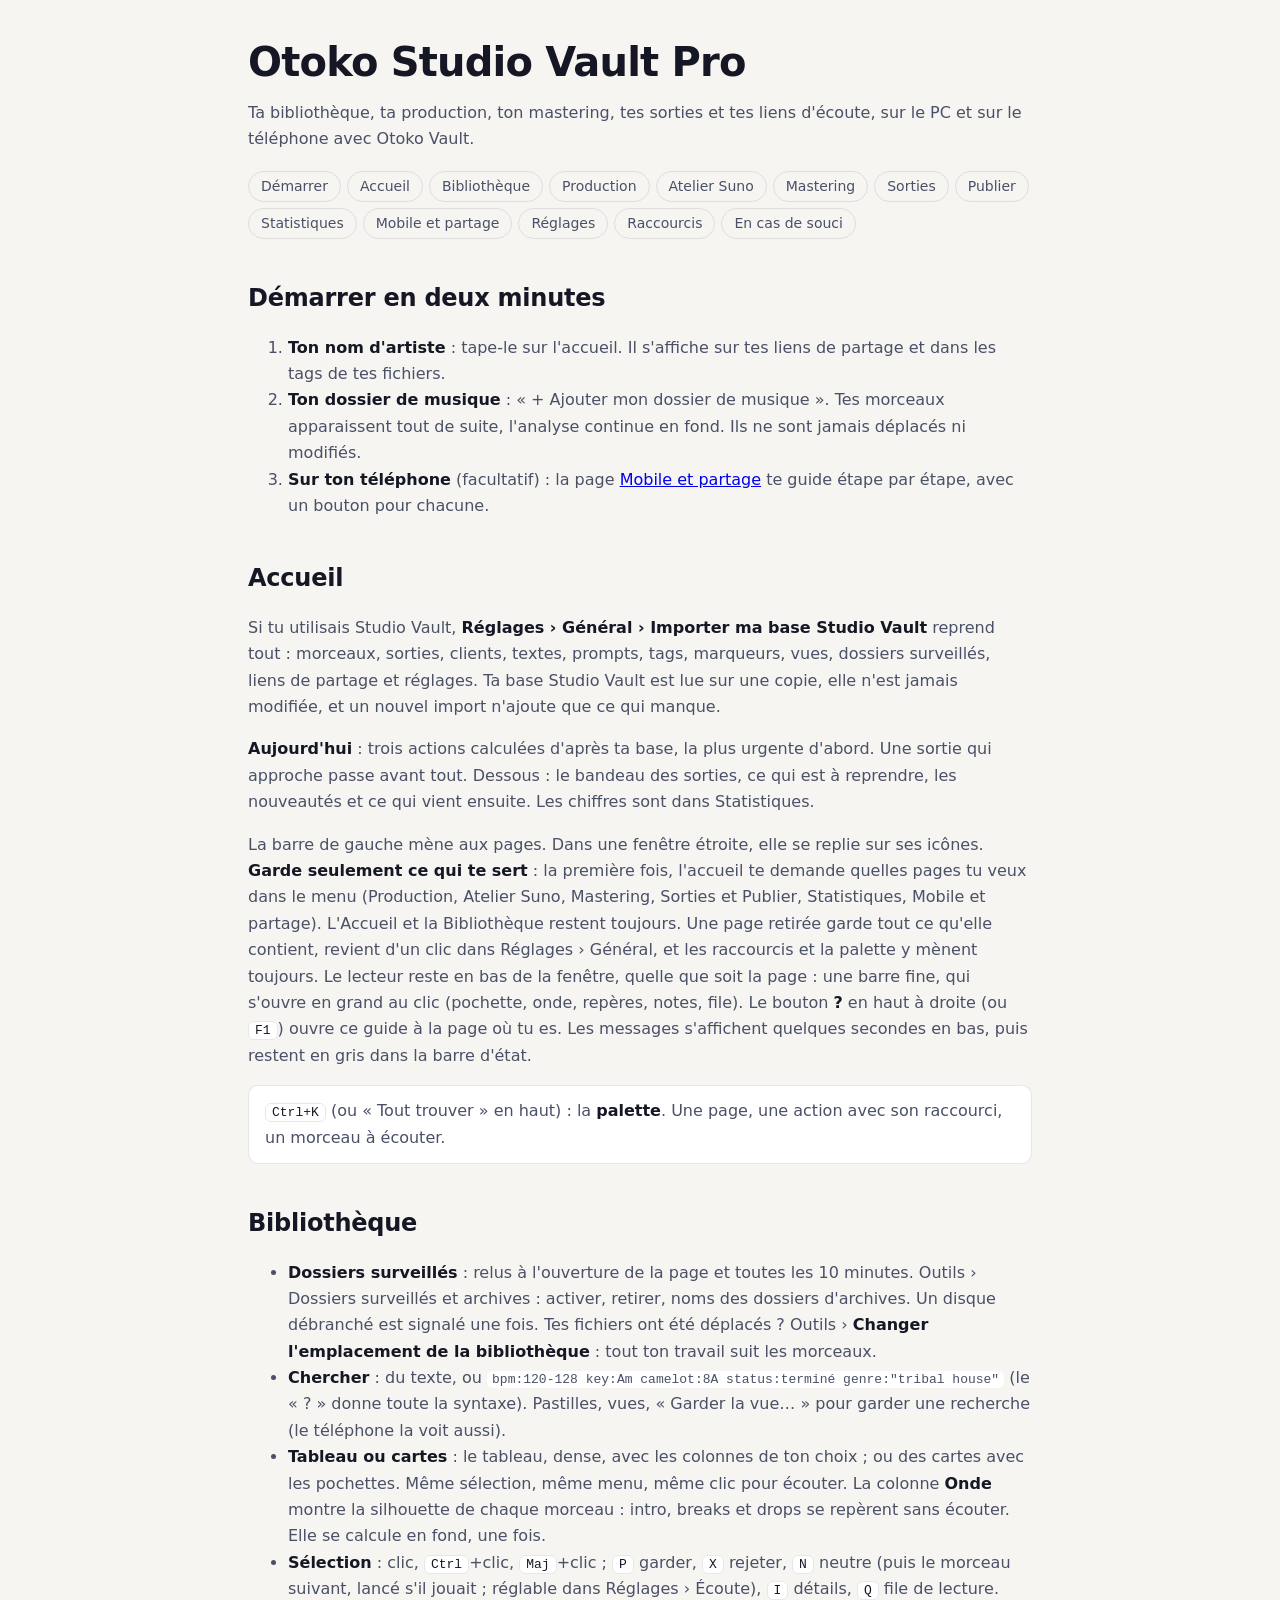
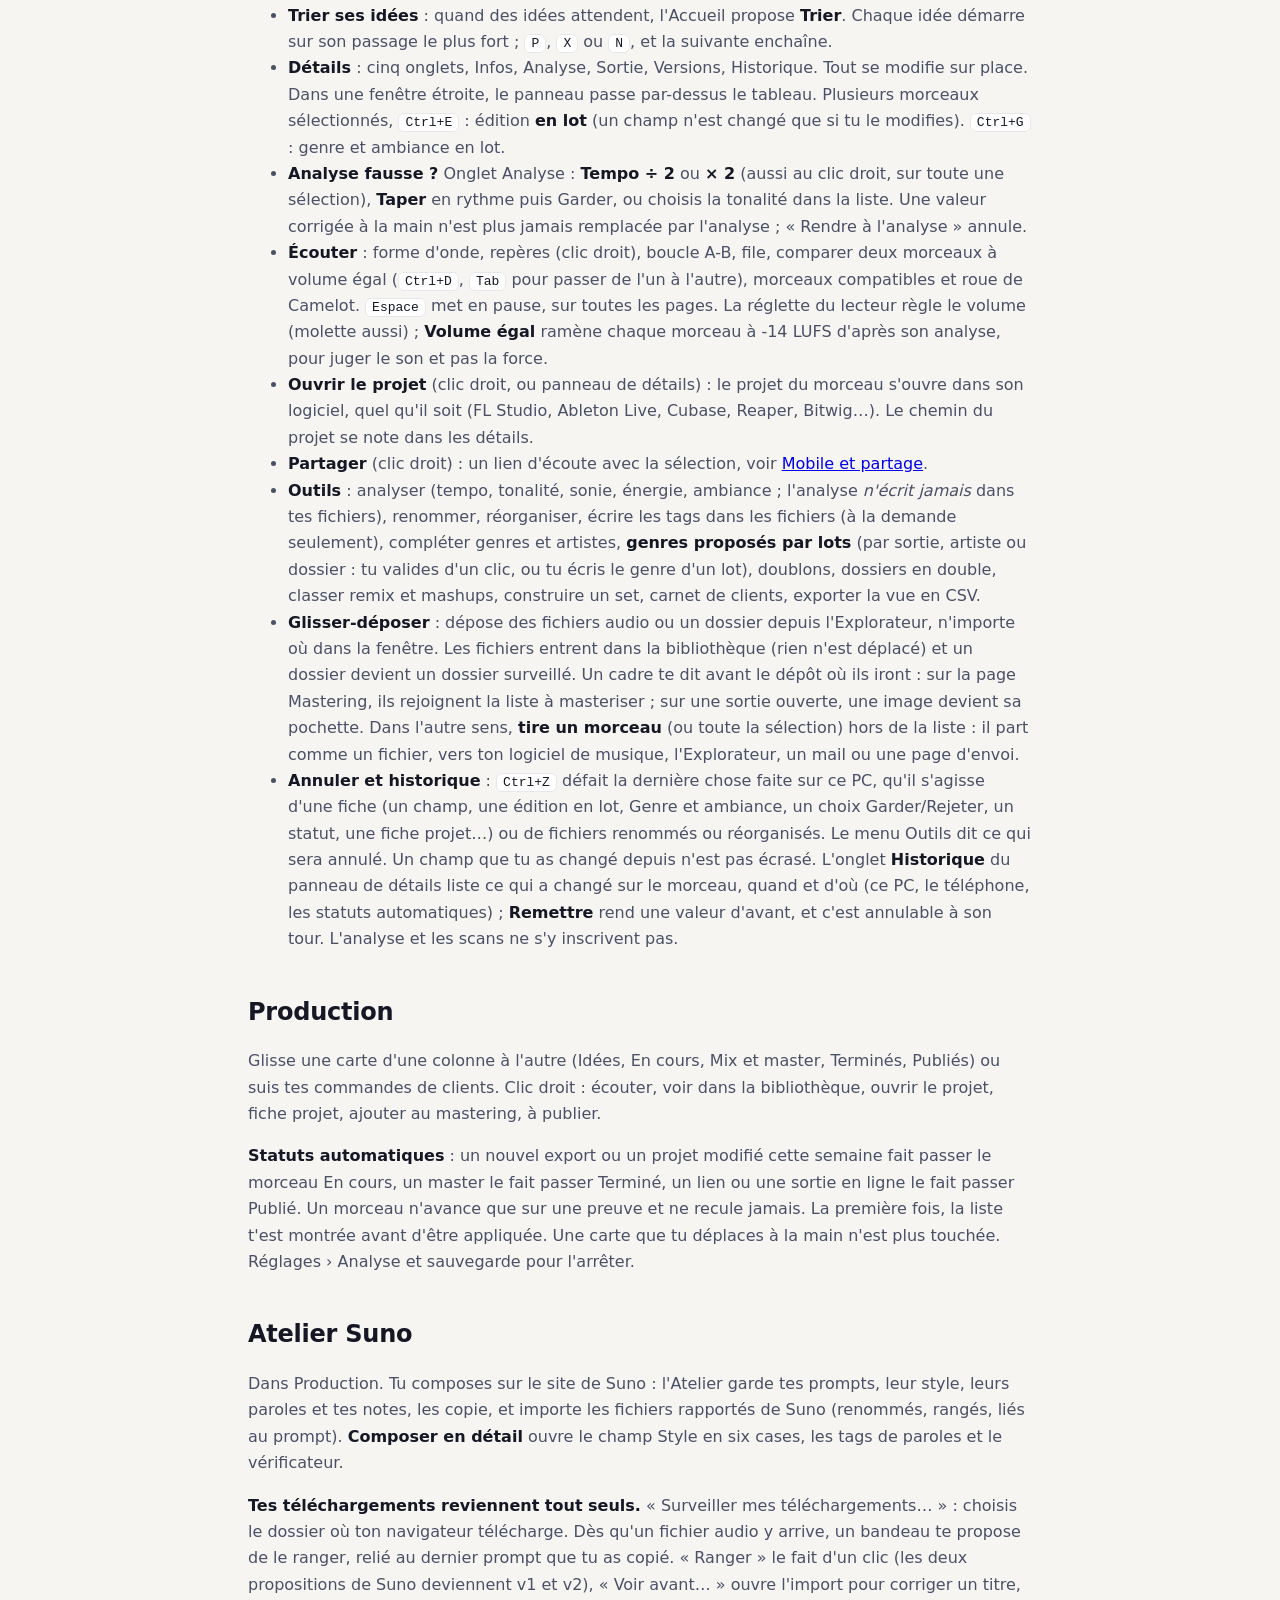
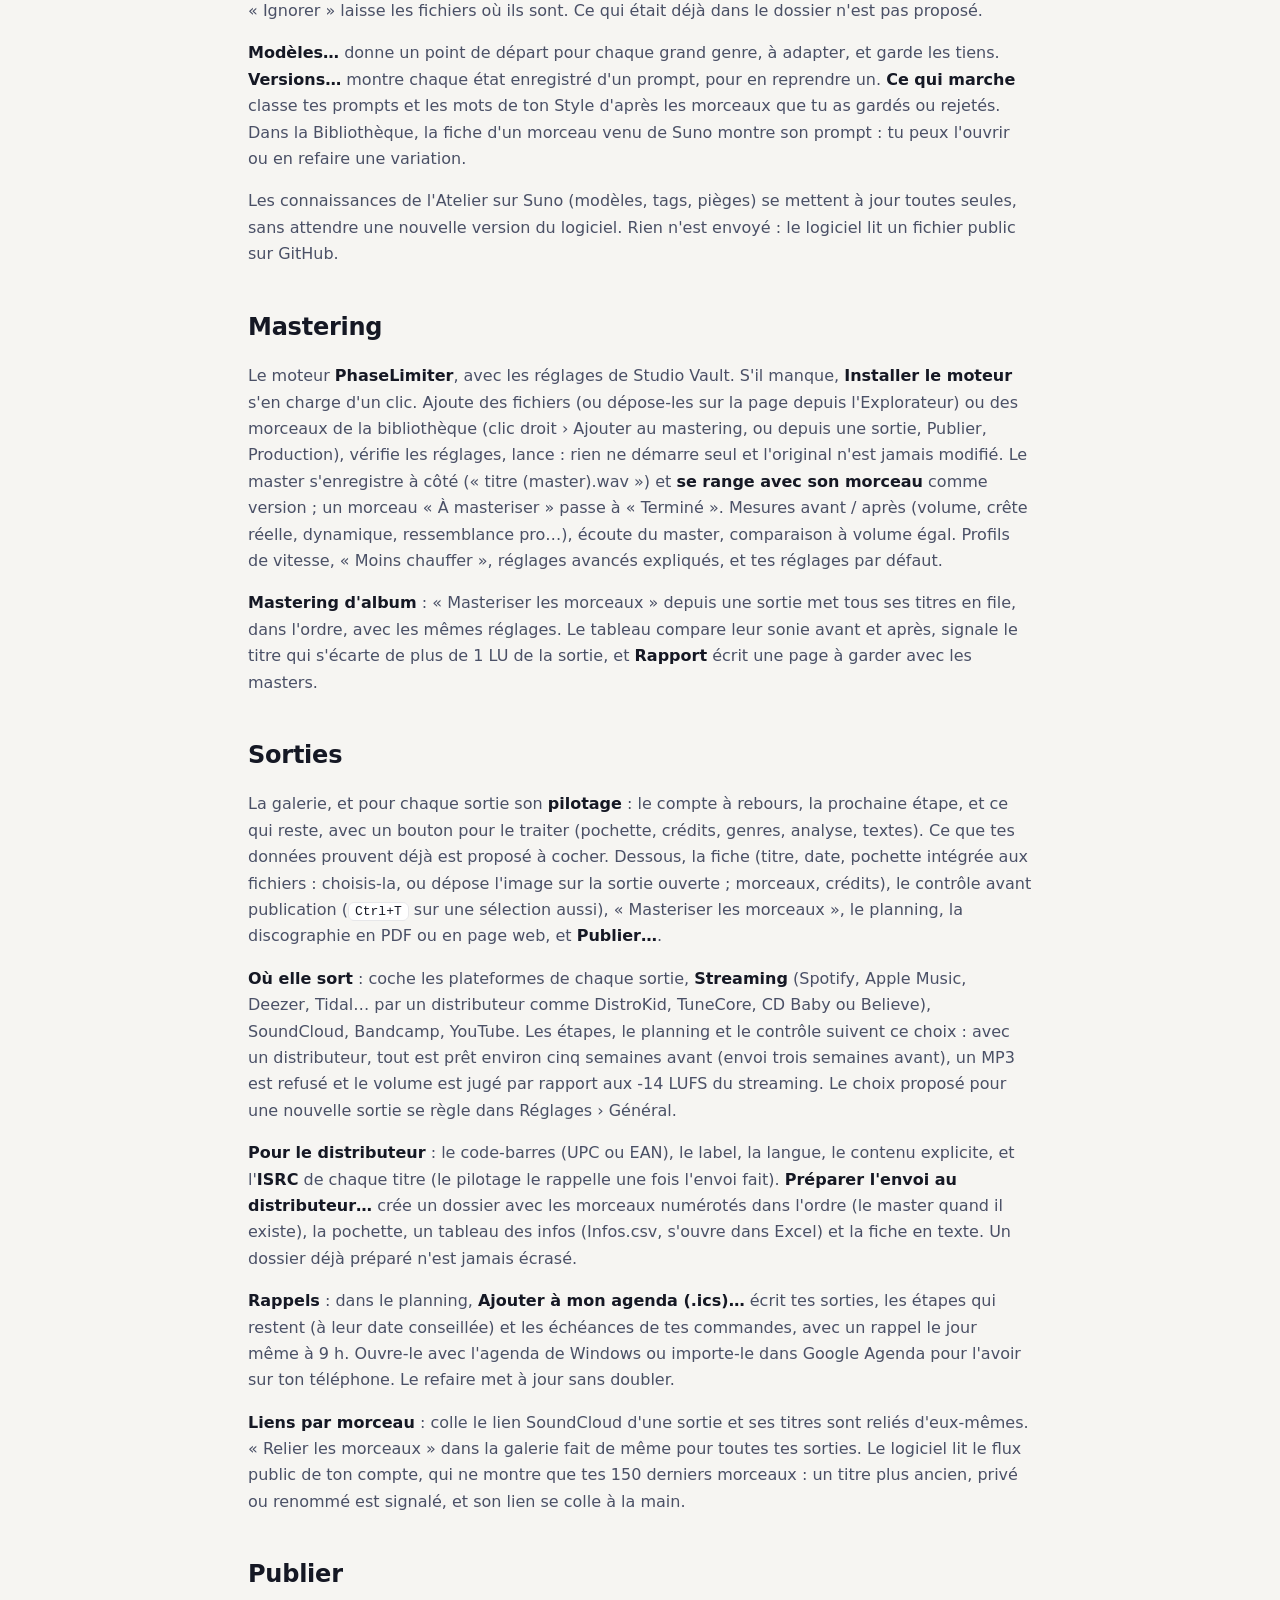
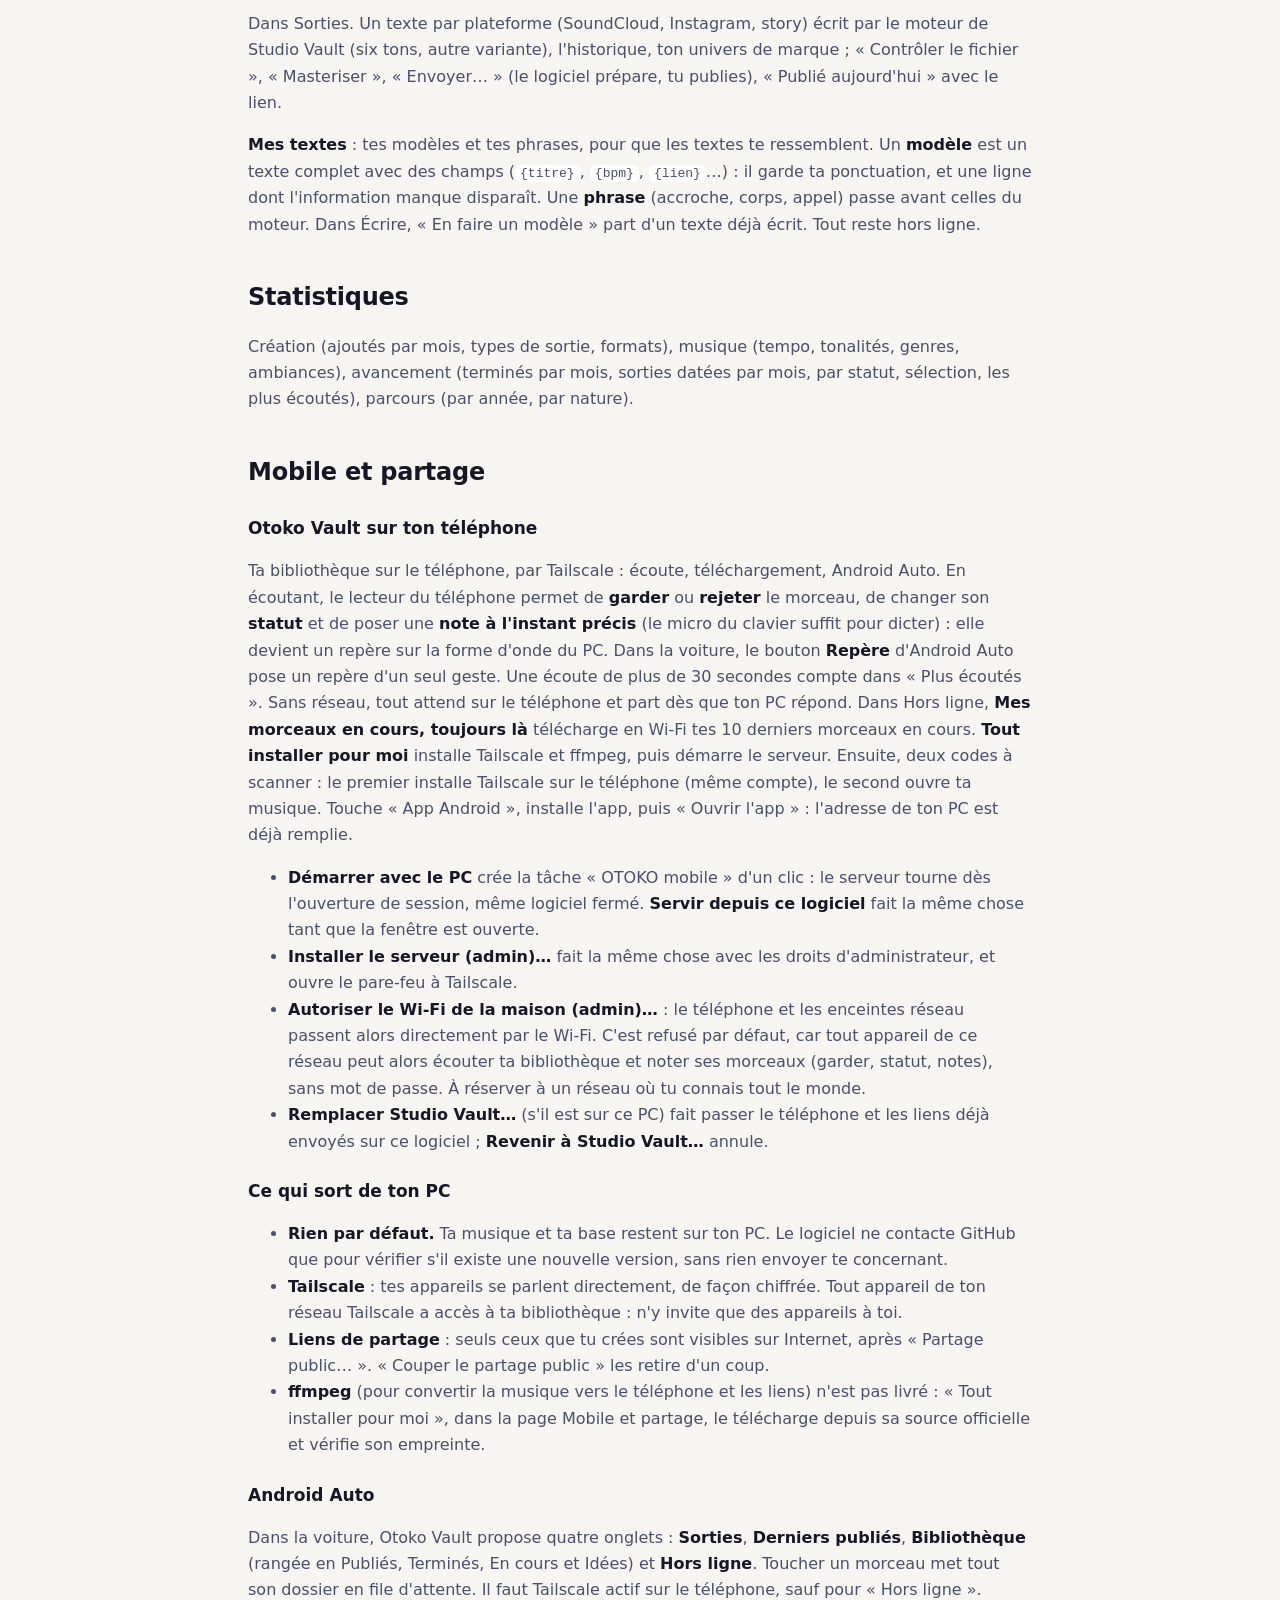
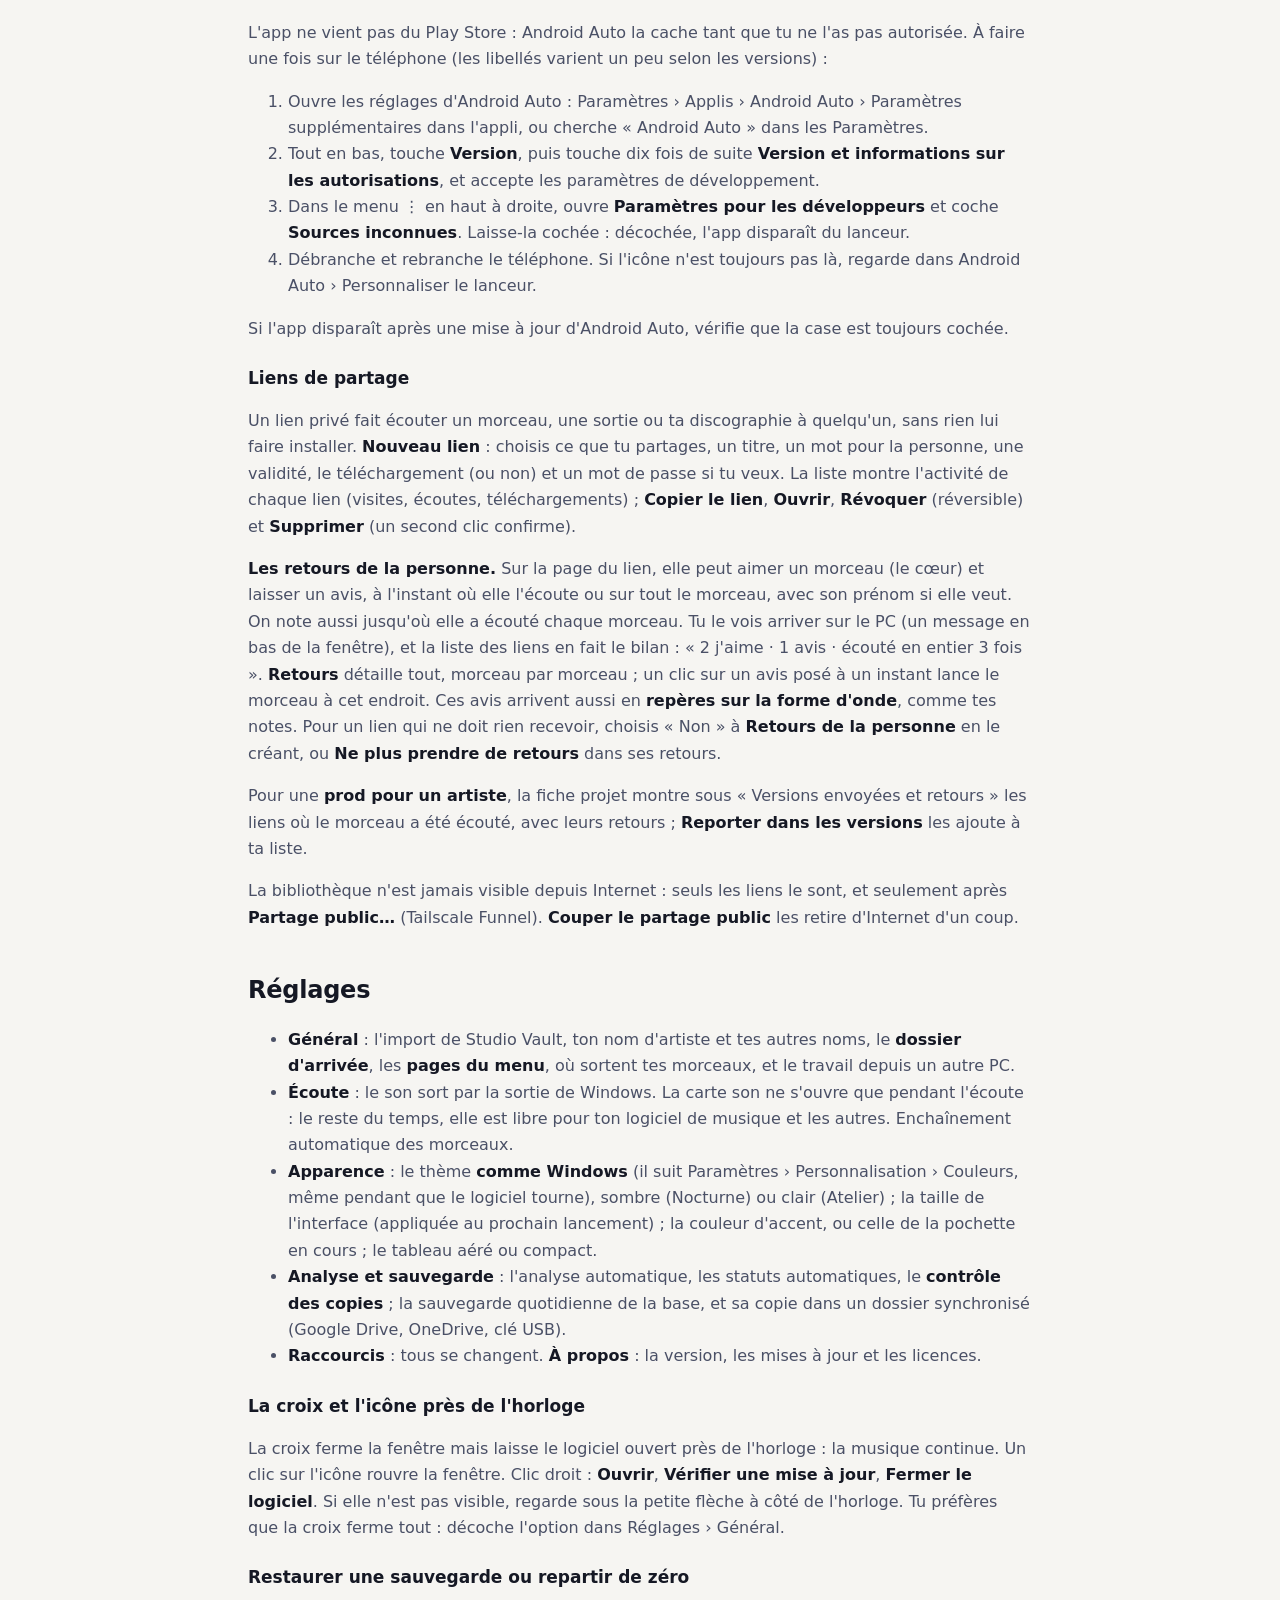
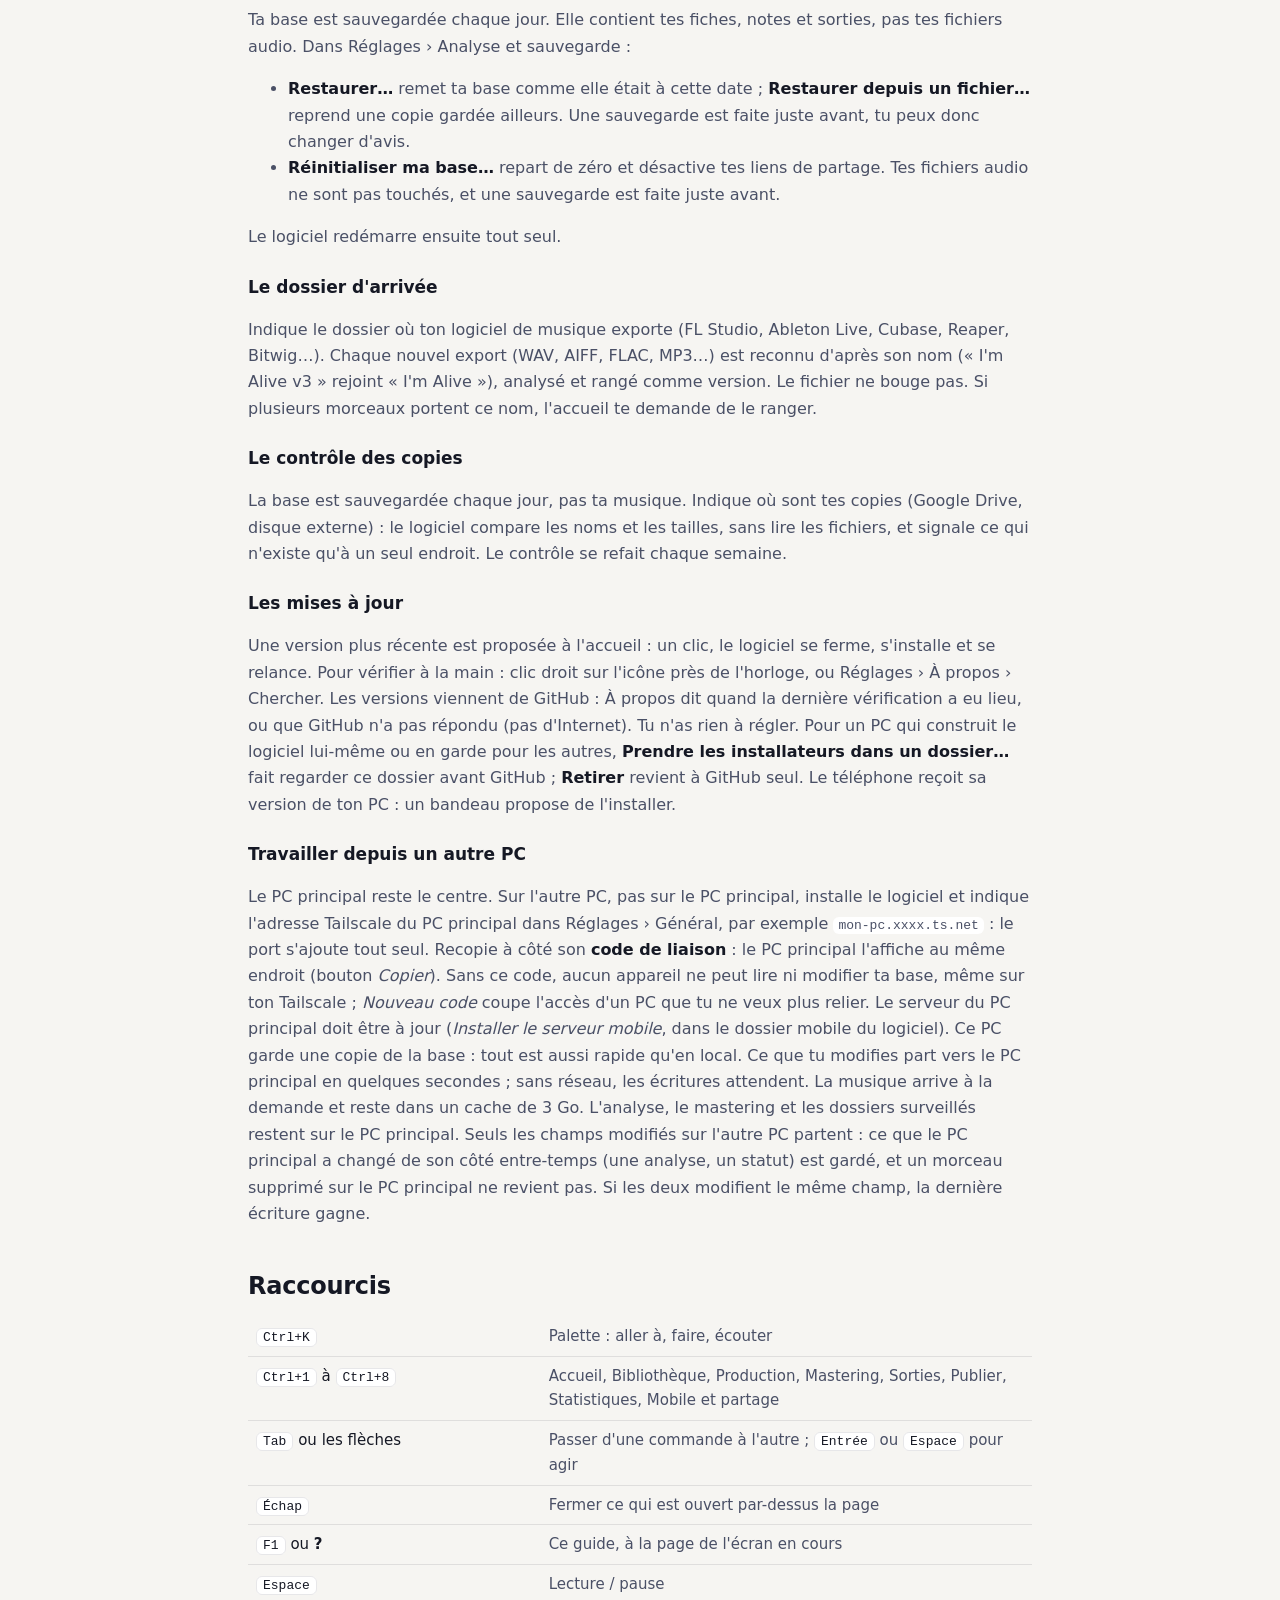
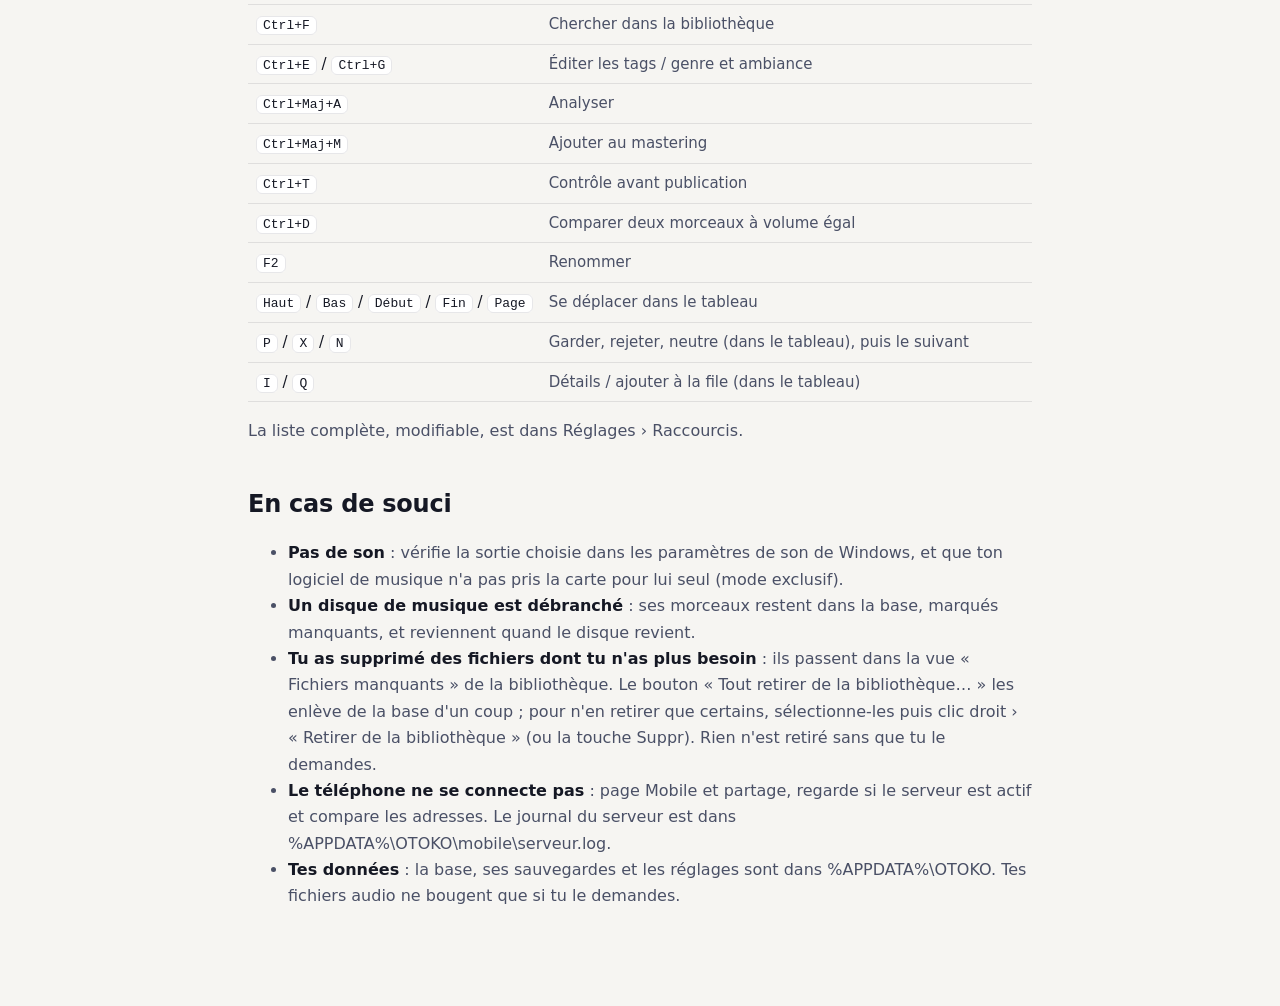
<file: docs/guide.html>
<!doctype html>
<html lang="fr">
<head>
<meta charset="utf-8">
<meta name="viewport" content="width=device-width, initial-scale=1">
<title>Guide d'Otoko Studio Vault Pro</title>
<style>
  :root { --bg:#0B0C12; --panel:#12141D; --line:rgba(190,200,255,.12); --fg:#ECEEF6; --fg2:#A9AFC3; --fg3:#6E748B; --ember:#FF6A3D; --lagoon:#35D9C3; color-scheme: dark; }
  @media (prefers-color-scheme: light) { :root { --bg:#F6F5F2; --panel:#FFFFFF; --line:rgba(20,24,40,.10); --fg:#151824; --fg2:#4A5066; --fg3:#7A8098; --ember:#E0501C; --lagoon:#0C9381; color-scheme: light; } }
  * { box-sizing: border-box; }
  body { margin:0; background:var(--bg); color:var(--fg); font:16px/1.65 "Segoe UI", system-ui, sans-serif; }
  main { max-width: 820px; margin: 0 auto; padding: 40px 18px 80px; }
  h1 { font-size: 40px; line-height:1.1; margin: 0 0 6px; letter-spacing:-.02em; text-wrap: balance; }
  h2 { font-size: 24px; margin: 40px 0 10px; letter-spacing:-.01em; }
  h3 { font-size: 17px; margin: 22px 0 6px; }
  p, li { color: var(--fg2); }
  strong { color: var(--fg); }
  code { font: 13px Consolas, monospace; background: var(--panel); border-radius: 6px; padding: 1px 5px; }
  kbd { font: 13px Consolas, monospace; background: var(--panel); border: 1px solid var(--line); border-radius: 6px; padding: 1px 6px; color: var(--fg); }
  nav { display:flex; flex-wrap:wrap; gap:6px; margin: 18px 0 8px; }
  nav a { color: var(--fg2); text-decoration:none; border:1px solid var(--line); border-radius: 20px; padding: 3px 12px; font-size: 14px; }
  nav a:hover { color: var(--ember); border-color: var(--ember); }
  .tip { border: 1px solid var(--line); background: var(--panel); padding: 12px 16px; border-radius: 10px; margin: 14px 0; color: var(--fg2); }
  table { border-collapse: collapse; width: 100%; font-size: 15px; }
  td { border-bottom: 1px solid var(--line); padding: 7px 8px; vertical-align: top; color: var(--fg2); }
  td:first-child { white-space: nowrap; color: var(--fg); }
  .wide { overflow-x: auto; }
</style>
</head>
<body>
<main>
<h1>Otoko Studio Vault Pro</h1>
<p>Ta bibliothèque, ta production, ton mastering, tes sorties et tes liens d'écoute, sur le PC et sur le téléphone avec Otoko Vault.</p>
<nav>
  <a href="#demarrer">Démarrer</a><a href="#accueil">Accueil</a><a href="#bibliotheque">Bibliothèque</a><a href="#production">Production</a><a href="#suno">Atelier Suno</a><a href="#mastering">Mastering</a>
  <a href="#sorties">Sorties</a><a href="#publier">Publier</a><a href="#statistiques">Statistiques</a><a href="#mobile">Mobile et partage</a>
  <a href="#reglages">Réglages</a><a href="#raccourcis">Raccourcis</a><a href="#souci">En cas de souci</a>
</nav>

<h2 id="demarrer">Démarrer en deux minutes</h2>
<ol>
  <li><strong>Ton nom d'artiste</strong> : tape-le sur l'accueil. Il s'affiche sur tes liens de partage et dans les tags de tes fichiers.</li>
  <li><strong>Ton dossier de musique</strong> : « + Ajouter mon dossier de musique ». Tes morceaux apparaissent tout de suite, l'analyse continue en fond. Ils ne sont jamais déplacés ni modifiés.</li>
  <li><strong>Sur ton téléphone</strong> (facultatif) : la page <a href="#mobile">Mobile et partage</a> te guide étape par étape, avec un bouton pour chacune.</li>
</ol>

<h2 id="accueil">Accueil</h2>
<p>Si tu utilisais Studio Vault, <strong>Réglages › Général › Importer ma base Studio Vault</strong> reprend tout : morceaux, sorties, clients, textes, prompts, tags, marqueurs, vues, dossiers surveillés, liens de partage et réglages. Ta base Studio Vault est lue sur une copie, elle n'est jamais modifiée, et un nouvel import n'ajoute que ce qui manque.</p>
<p><strong>Aujourd'hui</strong> : trois actions calculées d'après ta base, la plus urgente d'abord. Une sortie qui approche passe avant tout. Dessous : le bandeau des sorties, ce qui est à reprendre, les nouveautés et ce qui vient ensuite. Les chiffres sont dans Statistiques.</p>
<p>La barre de gauche mène aux pages. Dans une fenêtre étroite, elle se replie sur ses icônes. <strong>Garde seulement ce qui te sert</strong> : la première fois, l'accueil te demande quelles pages tu veux dans le menu (Production, Atelier Suno, Mastering, Sorties et Publier, Statistiques, Mobile et partage). L'Accueil et la Bibliothèque restent toujours. Une page retirée garde tout ce qu'elle contient, revient d'un clic dans Réglages › Général, et les raccourcis et la palette y mènent toujours. Le lecteur reste en bas de la fenêtre, quelle que soit la page : une barre fine, qui s'ouvre en grand au clic (pochette, onde, repères, notes, file). Le bouton <strong>?</strong> en haut à droite (ou <kbd>F1</kbd>) ouvre ce guide à la page où tu es. Les messages s'affichent quelques secondes en bas, puis restent en gris dans la barre d'état.</p>
<div class="tip"><kbd>Ctrl+K</kbd> (ou « Tout trouver » en haut) : la <strong>palette</strong>. Une page, une action avec son raccourci, un morceau à écouter.</div>

<h2 id="bibliotheque">Bibliothèque</h2>
<ul>
  <li><strong>Dossiers surveillés</strong> : relus à l'ouverture de la page et toutes les 10 minutes. Outils › Dossiers surveillés et archives : activer, retirer, noms des dossiers d'archives. Un disque débranché est signalé une fois. Tes fichiers ont été déplacés ? Outils › <strong>Changer l'emplacement de la bibliothèque</strong> : tout ton travail suit les morceaux.</li>
  <li><strong>Chercher</strong> : du texte, ou <code>bpm:120-128 key:Am camelot:8A status:terminé genre:"tribal house"</code> (le « ? » donne toute la syntaxe). Pastilles, vues, « Garder la vue… » pour garder une recherche (le téléphone la voit aussi).</li>
  <li><strong>Tableau ou cartes</strong> : le tableau, dense, avec les colonnes de ton choix ; ou des cartes avec les pochettes. Même sélection, même menu, même clic pour écouter. La colonne <strong>Onde</strong> montre la silhouette de chaque morceau : intro, breaks et drops se repèrent sans écouter. Elle se calcule en fond, une fois.</li>
  <li><strong>Sélection</strong> : clic, <kbd>Ctrl</kbd>+clic, <kbd>Maj</kbd>+clic ; <kbd>P</kbd> garder, <kbd>X</kbd> rejeter, <kbd>N</kbd> neutre (puis le morceau suivant, lancé s'il jouait ; réglable dans Réglages › Écoute), <kbd>I</kbd> détails, <kbd>Q</kbd> file de lecture.</li>
  <li><strong>Trier ses idées</strong> : quand des idées attendent, l'Accueil propose <strong>Trier</strong>. Chaque idée démarre sur son passage le plus fort ; <kbd>P</kbd>, <kbd>X</kbd> ou <kbd>N</kbd>, et la suivante enchaîne.</li>
  <li><strong>Détails</strong> : cinq onglets, Infos, Analyse, Sortie, Versions, Historique. Tout se modifie sur place. Dans une fenêtre étroite, le panneau passe par-dessus le tableau. Plusieurs morceaux sélectionnés, <kbd>Ctrl+E</kbd> : édition <strong>en lot</strong> (un champ n'est changé que si tu le modifies). <kbd>Ctrl+G</kbd> : genre et ambiance en lot.</li>
  <li><strong>Analyse fausse ?</strong> Onglet Analyse : <strong>Tempo ÷ 2</strong> ou <strong>× 2</strong> (aussi au clic droit, sur toute une sélection), <strong>Taper</strong> en rythme puis Garder, ou choisis la tonalité dans la liste. Une valeur corrigée à la main n'est plus jamais remplacée par l'analyse ; « Rendre à l'analyse » annule.</li>
  <li><strong>Écouter</strong> : forme d'onde, repères (clic droit), boucle A-B, file, comparer deux morceaux à volume égal (<kbd>Ctrl+D</kbd>, <kbd>Tab</kbd> pour passer de l'un à l'autre), morceaux compatibles et roue de Camelot. <kbd>Espace</kbd> met en pause, sur toutes les pages. La réglette du lecteur règle le volume (molette aussi) ; <strong>Volume égal</strong> ramène chaque morceau à -14 LUFS d'après son analyse, pour juger le son et pas la force.</li>
  <li><strong>Ouvrir le projet</strong> (clic droit, ou panneau de détails) : le projet du morceau s'ouvre dans son logiciel, quel qu'il soit (FL Studio, Ableton Live, Cubase, Reaper, Bitwig…). Le chemin du projet se note dans les détails.</li>
  <li><strong>Partager</strong> (clic droit) : un lien d'écoute avec la sélection, voir <a href="#mobile">Mobile et partage</a>.</li>
  <li><strong>Outils</strong> : analyser (tempo, tonalité, sonie, énergie, ambiance ; l'analyse <em>n'écrit jamais</em> dans tes fichiers), renommer, réorganiser, écrire les tags dans les fichiers (à la demande seulement), compléter genres et artistes, <strong>genres proposés par lots</strong> (par sortie, artiste ou dossier : tu valides d'un clic, ou tu écris le genre d'un lot), doublons, dossiers en double, classer remix et mashups, construire un set, carnet de clients, exporter la vue en CSV.</li>
  <li><strong>Glisser-déposer</strong> : dépose des fichiers audio ou un dossier depuis l'Explorateur, n'importe où dans la fenêtre. Les fichiers entrent dans la bibliothèque (rien n'est déplacé) et un dossier devient un dossier surveillé. Un cadre te dit avant le dépôt où ils iront : sur la page Mastering, ils rejoignent la liste à masteriser ; sur une sortie ouverte, une image devient sa pochette. Dans l'autre sens, <strong>tire un morceau</strong> (ou toute la sélection) hors de la liste : il part comme un fichier, vers ton logiciel de musique, l'Explorateur, un mail ou une page d'envoi.</li>
  <li><strong>Annuler et historique</strong> : <kbd>Ctrl+Z</kbd> défait la dernière chose faite sur ce PC, qu'il s'agisse d'une fiche (un champ, une édition en lot, Genre et ambiance, un choix Garder/Rejeter, un statut, une fiche projet…) ou de fichiers renommés ou réorganisés. Le menu Outils dit ce qui sera annulé. Un champ que tu as changé depuis n'est pas écrasé. L'onglet <strong>Historique</strong> du panneau de détails liste ce qui a changé sur le morceau, quand et d'où (ce PC, le téléphone, les statuts automatiques) ; <strong>Remettre</strong> rend une valeur d'avant, et c'est annulable à son tour. L'analyse et les scans ne s'y inscrivent pas.</li>
</ul>

<h2 id="production">Production</h2>
<p>Glisse une carte d'une colonne à l'autre (Idées, En cours, Mix et master, Terminés, Publiés) ou suis tes commandes de clients. Clic droit : écouter, voir dans la bibliothèque, ouvrir le projet, fiche projet, ajouter au mastering, à publier.</p>
<p><strong>Statuts automatiques</strong> : un nouvel export ou un projet modifié cette semaine fait passer le morceau En cours, un master le fait passer Terminé, un lien ou une sortie en ligne le fait passer Publié. Un morceau n'avance que sur une preuve et ne recule jamais. La première fois, la liste t'est montrée avant d'être appliquée. Une carte que tu déplaces à la main n'est plus touchée. Réglages › Analyse et sauvegarde pour l'arrêter.</p>

<h2 id="suno">Atelier Suno</h2>
<p>Dans Production. Tu composes sur le site de Suno : l'Atelier garde tes prompts, leur style, leurs paroles et tes notes, les copie, et importe les fichiers rapportés de Suno (renommés, rangés, liés au prompt). <strong>Composer en détail</strong> ouvre le champ Style en six cases, les tags de paroles et le vérificateur.</p>
<p><strong>Tes téléchargements reviennent tout seuls.</strong> « Surveiller mes téléchargements… » : choisis le dossier où ton navigateur télécharge. Dès qu'un fichier audio y arrive, un bandeau te propose de le ranger, relié au dernier prompt que tu as copié. « Ranger » le fait d'un clic (les deux propositions de Suno deviennent v1 et v2), « Voir avant… » ouvre l'import pour corriger un titre, « Ignorer » laisse les fichiers où ils sont. Ce qui était déjà dans le dossier n'est pas proposé.</p>
<p><strong>Modèles…</strong> donne un point de départ pour chaque grand genre, à adapter, et garde les tiens. <strong>Versions…</strong> montre chaque état enregistré d'un prompt, pour en reprendre un. <strong>Ce qui marche</strong> classe tes prompts et les mots de ton Style d'après les morceaux que tu as gardés ou rejetés. Dans la Bibliothèque, la fiche d'un morceau venu de Suno montre son prompt : tu peux l'ouvrir ou en refaire une variation.</p>
<p>Les connaissances de l'Atelier sur Suno (modèles, tags, pièges) se mettent à jour toutes seules, sans attendre une nouvelle version du logiciel. Rien n'est envoyé : le logiciel lit un fichier public sur GitHub.</p>

<h2 id="mastering">Mastering</h2>
<p>Le moteur <strong>PhaseLimiter</strong>, avec les réglages de Studio Vault. S'il manque, <strong>Installer le moteur</strong> s'en charge d'un clic. Ajoute des fichiers (ou dépose-les sur la page depuis l'Explorateur) ou des morceaux de la bibliothèque (clic droit › Ajouter au mastering, ou depuis une sortie, Publier, Production), vérifie les réglages, lance : rien ne démarre seul et l'original n'est jamais modifié. Le master s'enregistre à côté (« titre (master).wav ») et <strong>se range avec son morceau</strong> comme version ; un morceau « À masteriser » passe à « Terminé ». Mesures avant / après (volume, crête réelle, dynamique, ressemblance pro…), écoute du master, comparaison à volume égal. Profils de vitesse, « Moins chauffer », réglages avancés expliqués, et tes réglages par défaut.</p>
<p><strong>Mastering d'album</strong> : « Masteriser les morceaux » depuis une sortie met tous ses titres en file, dans l'ordre, avec les mêmes réglages. Le tableau compare leur sonie avant et après, signale le titre qui s'écarte de plus de 1 LU de la sortie, et <strong>Rapport</strong> écrit une page à garder avec les masters.</p>

<h2 id="sorties">Sorties</h2>
<p>La galerie, et pour chaque sortie son <strong>pilotage</strong> : le compte à rebours, la prochaine étape, et ce qui reste, avec un bouton pour le traiter (pochette, crédits, genres, analyse, textes). Ce que tes données prouvent déjà est proposé à cocher. Dessous, la fiche (titre, date, pochette intégrée aux fichiers : choisis-la, ou dépose l'image sur la sortie ouverte ; morceaux, crédits), le contrôle avant publication (<kbd>Ctrl+T</kbd> sur une sélection aussi), « Masteriser les morceaux », le planning, la discographie en PDF ou en page web, et <strong>Publier…</strong>.</p>
<p><strong>Où elle sort</strong> : coche les plateformes de chaque sortie, <strong>Streaming</strong> (Spotify, Apple Music, Deezer, Tidal… par un distributeur comme DistroKid, TuneCore, CD Baby ou Believe), SoundCloud, Bandcamp, YouTube. Les étapes, le planning et le contrôle suivent ce choix : avec un distributeur, tout est prêt environ cinq semaines avant (envoi trois semaines avant), un MP3 est refusé et le volume est jugé par rapport aux -14 LUFS du streaming. Le choix proposé pour une nouvelle sortie se règle dans Réglages › Général.</p>
<p><strong>Pour le distributeur</strong> : le code-barres (UPC ou EAN), le label, la langue, le contenu explicite, et l'<strong>ISRC</strong> de chaque titre (le pilotage le rappelle une fois l'envoi fait). <strong>Préparer l'envoi au distributeur…</strong> crée un dossier avec les morceaux numérotés dans l'ordre (le master quand il existe), la pochette, un tableau des infos (Infos.csv, s'ouvre dans Excel) et la fiche en texte. Un dossier déjà préparé n'est jamais écrasé.</p>
<p><strong>Rappels</strong> : dans le planning, <strong>Ajouter à mon agenda (.ics)…</strong> écrit tes sorties, les étapes qui restent (à leur date conseillée) et les échéances de tes commandes, avec un rappel le jour même à 9 h. Ouvre-le avec l'agenda de Windows ou importe-le dans Google Agenda pour l'avoir sur ton téléphone. Le refaire met à jour sans doubler.</p>
<p><strong>Liens par morceau</strong> : colle le lien SoundCloud d'une sortie et ses titres sont reliés d'eux-mêmes. « Relier les morceaux » dans la galerie fait de même pour toutes tes sorties. Le logiciel lit le flux public de ton compte, qui ne montre que tes 150 derniers morceaux : un titre plus ancien, privé ou renommé est signalé, et son lien se colle à la main.</p>

<h2 id="publier">Publier</h2>
<p>Dans Sorties. Un texte par plateforme (SoundCloud, Instagram, story) écrit par le moteur de Studio Vault (six tons, autre variante), l'historique, ton univers de marque ; « Contrôler le fichier », « Masteriser », « Envoyer… » (le logiciel prépare, tu publies), « Publié aujourd'hui » avec le lien.</p>
<p><strong>Mes textes</strong> : tes modèles et tes phrases, pour que les textes te ressemblent. Un <strong>modèle</strong> est un texte complet avec des champs (<code>{titre}</code>, <code>{bpm}</code>, <code>{lien}</code>…) : il garde ta ponctuation, et une ligne dont l'information manque disparaît. Une <strong>phrase</strong> (accroche, corps, appel) passe avant celles du moteur. Dans Écrire, « En faire un modèle » part d'un texte déjà écrit. Tout reste hors ligne.</p>

<h2 id="statistiques">Statistiques</h2>
<p>Création (ajoutés par mois, types de sortie, formats), musique (tempo, tonalités, genres, ambiances), avancement (terminés par mois, sorties datées par mois, par statut, sélection, les plus écoutés), parcours (par année, par nature).</p>

<h2 id="mobile">Mobile et partage</h2>
<h3>Otoko Vault sur ton téléphone</h3>
<p>Ta bibliothèque sur le téléphone, par Tailscale : écoute, téléchargement, Android Auto. En écoutant, le lecteur du téléphone permet de <strong>garder</strong> ou <strong>rejeter</strong> le morceau, de changer son <strong>statut</strong> et de poser une <strong>note à l'instant précis</strong> (le micro du clavier suffit pour dicter) : elle devient un repère sur la forme d'onde du PC. Dans la voiture, le bouton <strong>Repère</strong> d'Android Auto pose un repère d'un seul geste. Une écoute de plus de 30 secondes compte dans « Plus écoutés ». Sans réseau, tout attend sur le téléphone et part dès que ton PC répond. Dans Hors ligne, <strong>Mes morceaux en cours, toujours là</strong> télécharge en Wi-Fi tes 10 derniers morceaux en cours. <strong>Tout installer pour moi</strong> installe Tailscale et ffmpeg, puis démarre le serveur. Ensuite, deux codes à scanner : le premier installe Tailscale sur le téléphone (même compte), le second ouvre ta musique. Touche « App Android », installe l'app, puis « Ouvrir l'app » : l'adresse de ton PC est déjà remplie.</p>
<ul>
  <li><strong>Démarrer avec le PC</strong> crée la tâche « OTOKO mobile » d'un clic : le serveur tourne dès l'ouverture de session, même logiciel fermé. <strong>Servir depuis ce logiciel</strong> fait la même chose tant que la fenêtre est ouverte.</li>
  <li><strong>Installer le serveur (admin)…</strong> fait la même chose avec les droits d'administrateur, et ouvre le pare-feu à Tailscale.</li>
  <li><strong>Autoriser le Wi-Fi de la maison (admin)…</strong> : le téléphone et les enceintes réseau passent alors directement par le Wi-Fi. C'est refusé par défaut, car tout appareil de ce réseau peut alors écouter ta bibliothèque et noter ses morceaux (garder, statut, notes), sans mot de passe. À réserver à un réseau où tu connais tout le monde.</li>
  <li><strong>Remplacer Studio Vault…</strong> (s'il est sur ce PC) fait passer le téléphone et les liens déjà envoyés sur ce logiciel ; <strong>Revenir à Studio Vault…</strong> annule.</li>
</ul>
<h3>Ce qui sort de ton PC</h3>
<ul>
  <li><strong>Rien par défaut.</strong> Ta musique et ta base restent sur ton PC. Le logiciel ne contacte GitHub que pour vérifier s'il existe une nouvelle version, sans rien envoyer te concernant.</li>
  <li><strong>Tailscale</strong> : tes appareils se parlent directement, de façon chiffrée. Tout appareil de ton réseau Tailscale a accès à ta bibliothèque : n'y invite que des appareils à toi.</li>
  <li><strong>Liens de partage</strong> : seuls ceux que tu crées sont visibles sur Internet, après « Partage public… ». « Couper le partage public » les retire d'un coup.</li>
  <li><strong>ffmpeg</strong> (pour convertir la musique vers le téléphone et les liens) n'est pas livré : « Tout installer pour moi », dans la page Mobile et partage, le télécharge depuis sa source officielle et vérifie son empreinte.</li>
</ul>
<h3>Android Auto</h3>
<p>Dans la voiture, Otoko Vault propose quatre onglets : <strong>Sorties</strong>, <strong>Derniers publiés</strong>, <strong>Bibliothèque</strong> (rangée en Publiés, Terminés, En cours et Idées) et <strong>Hors ligne</strong>. Toucher un morceau met tout son dossier en file d'attente. Il faut Tailscale actif sur le téléphone, sauf pour « Hors ligne ».</p>
<p>L'app ne vient pas du Play Store : Android Auto la cache tant que tu ne l'as pas autorisée. À faire une fois sur le téléphone (les libellés varient un peu selon les versions) :</p>
<ol>
  <li>Ouvre les réglages d'Android Auto : Paramètres › Applis › Android Auto › Paramètres supplémentaires dans l'appli, ou cherche « Android Auto » dans les Paramètres.</li>
  <li>Tout en bas, touche <strong>Version</strong>, puis touche dix fois de suite <strong>Version et informations sur les autorisations</strong>, et accepte les paramètres de développement.</li>
  <li>Dans le menu ⋮ en haut à droite, ouvre <strong>Paramètres pour les développeurs</strong> et coche <strong>Sources inconnues</strong>. Laisse-la cochée : décochée, l'app disparaît du lanceur.</li>
  <li>Débranche et rebranche le téléphone. Si l'icône n'est toujours pas là, regarde dans Android Auto › Personnaliser le lanceur.</li>
</ol>
<p>Si l'app disparaît après une mise à jour d'Android Auto, vérifie que la case est toujours cochée.</p>
<h3>Liens de partage</h3>
<p>Un lien privé fait écouter un morceau, une sortie ou ta discographie à quelqu'un, sans rien lui faire installer. <strong>Nouveau lien</strong> : choisis ce que tu partages, un titre, un mot pour la personne, une validité, le téléchargement (ou non) et un mot de passe si tu veux. La liste montre l'activité de chaque lien (visites, écoutes, téléchargements) ; <strong>Copier le lien</strong>, <strong>Ouvrir</strong>, <strong>Révoquer</strong> (réversible) et <strong>Supprimer</strong> (un second clic confirme).</p>
<p><strong>Les retours de la personne.</strong> Sur la page du lien, elle peut aimer un morceau (le cœur) et laisser un avis, à l'instant où elle l'écoute ou sur tout le morceau, avec son prénom si elle veut. On note aussi jusqu'où elle a écouté chaque morceau. Tu le vois arriver sur le PC (un message en bas de la fenêtre), et la liste des liens en fait le bilan : « 2 j'aime · 1 avis · écouté en entier 3 fois ». <strong>Retours</strong> détaille tout, morceau par morceau ; un clic sur un avis posé à un instant lance le morceau à cet endroit. Ces avis arrivent aussi en <strong>repères sur la forme d'onde</strong>, comme tes notes. Pour un lien qui ne doit rien recevoir, choisis « Non » à <strong>Retours de la personne</strong> en le créant, ou <strong>Ne plus prendre de retours</strong> dans ses retours.</p>
<p>Pour une <strong>prod pour un artiste</strong>, la fiche projet montre sous « Versions envoyées et retours » les liens où le morceau a été écouté, avec leurs retours ; <strong>Reporter dans les versions</strong> les ajoute à ta liste.</p>
<p>La bibliothèque n'est jamais visible depuis Internet : seuls les liens le sont, et seulement après <strong>Partage public…</strong> (Tailscale Funnel). <strong>Couper le partage public</strong> les retire d'Internet d'un coup.</p>

<h2 id="reglages">Réglages</h2>
<ul>
  <li><strong>Général</strong> : l'import de Studio Vault, ton nom d'artiste et tes autres noms, le <strong>dossier d'arrivée</strong>, les <strong>pages du menu</strong>, où sortent tes morceaux, et le travail depuis un autre PC.</li>
  <li><strong>Écoute</strong> : le son sort par la sortie de Windows. La carte son ne s'ouvre que pendant l'écoute : le reste du temps, elle est libre pour ton logiciel de musique et les autres. Enchaînement automatique des morceaux.</li>
  <li><strong>Apparence</strong> : le thème <strong>comme Windows</strong> (il suit Paramètres › Personnalisation › Couleurs, même pendant que le logiciel tourne), sombre (Nocturne) ou clair (Atelier) ; la taille de l'interface (appliquée au prochain lancement) ; la couleur d'accent, ou celle de la pochette en cours ; le tableau aéré ou compact.</li>
  <li><strong>Analyse et sauvegarde</strong> : l'analyse automatique, les statuts automatiques, le <strong>contrôle des copies</strong> ; la sauvegarde quotidienne de la base, et sa copie dans un dossier synchronisé (Google Drive, OneDrive, clé USB).</li>
  <li><strong>Raccourcis</strong> : tous se changent. <strong>À propos</strong> : la version, les mises à jour et les licences.</li>
</ul>
<h3>La croix et l'icône près de l'horloge</h3>
<p>La croix ferme la fenêtre mais laisse le logiciel ouvert près de l'horloge : la musique continue. Un clic sur l'icône rouvre la fenêtre. Clic droit : <strong>Ouvrir</strong>, <strong>Vérifier une mise à jour</strong>, <strong>Fermer le logiciel</strong>. Si elle n'est pas visible, regarde sous la petite flèche à côté de l'horloge. Tu préfères que la croix ferme tout : décoche l'option dans Réglages › Général.</p>
<h3>Restaurer une sauvegarde ou repartir de zéro</h3>
<p>Ta base est sauvegardée chaque jour. Elle contient tes fiches, notes et sorties, pas tes fichiers audio. Dans Réglages › Analyse et sauvegarde :</p>
<ul>
  <li><strong>Restaurer…</strong> remet ta base comme elle était à cette date ; <strong>Restaurer depuis un fichier…</strong> reprend une copie gardée ailleurs. Une sauvegarde est faite juste avant, tu peux donc changer d'avis.</li>
  <li><strong>Réinitialiser ma base…</strong> repart de zéro et désactive tes liens de partage. Tes fichiers audio ne sont pas touchés, et une sauvegarde est faite juste avant.</li>
</ul>
<p>Le logiciel redémarre ensuite tout seul.</p>
<h3>Le dossier d'arrivée</h3>
<p>Indique le dossier où ton logiciel de musique exporte (FL Studio, Ableton Live, Cubase, Reaper, Bitwig…). Chaque nouvel export (WAV, AIFF, FLAC, MP3…) est reconnu d'après son nom (« I'm Alive v3 » rejoint « I'm Alive »), analysé et rangé comme version. Le fichier ne bouge pas. Si plusieurs morceaux portent ce nom, l'accueil te demande de le ranger.</p>
<h3>Le contrôle des copies</h3>
<p>La base est sauvegardée chaque jour, pas ta musique. Indique où sont tes copies (Google Drive, disque externe) : le logiciel compare les noms et les tailles, sans lire les fichiers, et signale ce qui n'existe qu'à un seul endroit. Le contrôle se refait chaque semaine.</p>
<h3>Les mises à jour</h3>
<p>Une version plus récente est proposée à l'accueil : un clic, le logiciel se ferme, s'installe et se relance. Pour vérifier à la main : clic droit sur l'icône près de l'horloge, ou Réglages › À propos › Chercher. Les versions viennent de GitHub : À propos dit quand la dernière vérification a eu lieu, ou que GitHub n'a pas répondu (pas d'Internet). Tu n'as rien à régler. Pour un PC qui construit le logiciel lui-même ou en garde pour les autres, <strong>Prendre les installateurs dans un dossier…</strong> fait regarder ce dossier avant GitHub ; <strong>Retirer</strong> revient à GitHub seul. Le téléphone reçoit sa version de ton PC : un bandeau propose de l'installer.</p>
<h3>Travailler depuis un autre PC</h3>
<p>Le PC principal reste le centre. Sur l'autre PC, pas sur le PC principal, installe le logiciel et indique l'adresse Tailscale du PC principal dans Réglages › Général, par exemple <code>mon-pc.xxxx.ts.net</code> : le port s'ajoute tout seul. Recopie à côté son <strong>code de liaison</strong> : le PC principal l'affiche au même endroit (bouton <em>Copier</em>). Sans ce code, aucun appareil ne peut lire ni modifier ta base, même sur ton Tailscale ; <em>Nouveau code</em> coupe l'accès d'un PC que tu ne veux plus relier. Le serveur du PC principal doit être à jour (<em>Installer le serveur mobile</em>, dans le dossier mobile du logiciel). Ce PC garde une copie de la base : tout est aussi rapide qu'en local. Ce que tu modifies part vers le PC principal en quelques secondes ; sans réseau, les écritures attendent. La musique arrive à la demande et reste dans un cache de 3 Go. L'analyse, le mastering et les dossiers surveillés restent sur le PC principal. Seuls les champs modifiés sur l'autre PC partent : ce que le PC principal a changé de son côté entre-temps (une analyse, un statut) est gardé, et un morceau supprimé sur le PC principal ne revient pas. Si les deux modifient le même champ, la dernière écriture gagne.</p>

<h2 id="raccourcis">Raccourcis</h2>
<div class="wide"><table>
  <tr><td><kbd>Ctrl+K</kbd></td><td>Palette : aller à, faire, écouter</td></tr>
  <tr><td><kbd>Ctrl+1</kbd> à <kbd>Ctrl+8</kbd></td><td>Accueil, Bibliothèque, Production, Mastering, Sorties, Publier, Statistiques, Mobile et partage</td></tr>
  <tr><td><kbd>Tab</kbd> ou les flèches</td><td>Passer d'une commande à l'autre ; <kbd>Entrée</kbd> ou <kbd>Espace</kbd> pour agir</td></tr>
  <tr><td><kbd>Échap</kbd></td><td>Fermer ce qui est ouvert par-dessus la page</td></tr>
  <tr><td><kbd>F1</kbd> ou <strong>?</strong></td><td>Ce guide, à la page de l'écran en cours</td></tr>
  <tr><td><kbd>Espace</kbd></td><td>Lecture / pause</td></tr>
  <tr><td><kbd>Ctrl+F</kbd></td><td>Chercher dans la bibliothèque</td></tr>
  <tr><td><kbd>Ctrl+E</kbd> / <kbd>Ctrl+G</kbd></td><td>Éditer les tags / genre et ambiance</td></tr>
  <tr><td><kbd>Ctrl+Maj+A</kbd></td><td>Analyser</td></tr>
  <tr><td><kbd>Ctrl+Maj+M</kbd></td><td>Ajouter au mastering</td></tr>
  <tr><td><kbd>Ctrl+T</kbd></td><td>Contrôle avant publication</td></tr>
  <tr><td><kbd>Ctrl+D</kbd></td><td>Comparer deux morceaux à volume égal</td></tr>
  <tr><td><kbd>F2</kbd></td><td>Renommer</td></tr>
  <tr><td><kbd>Haut</kbd> / <kbd>Bas</kbd> / <kbd>Début</kbd> / <kbd>Fin</kbd> / <kbd>Page</kbd></td><td>Se déplacer dans le tableau</td></tr>
  <tr><td><kbd>P</kbd> / <kbd>X</kbd> / <kbd>N</kbd></td><td>Garder, rejeter, neutre (dans le tableau), puis le suivant</td></tr>
  <tr><td><kbd>I</kbd> / <kbd>Q</kbd></td><td>Détails / ajouter à la file (dans le tableau)</td></tr>
</table></div>
<p>La liste complète, modifiable, est dans Réglages › Raccourcis.</p>

<h2 id="souci">En cas de souci</h2>
<ul>
  <li><strong>Pas de son</strong> : vérifie la sortie choisie dans les paramètres de son de Windows, et que ton logiciel de musique n'a pas pris la carte pour lui seul (mode exclusif).</li>
  <li><strong>Un disque de musique est débranché</strong> : ses morceaux restent dans la base, marqués manquants, et reviennent quand le disque revient.</li>
  <li><strong>Tu as supprimé des fichiers dont tu n'as plus besoin</strong> : ils passent dans la vue « Fichiers manquants » de la bibliothèque. Le bouton « Tout retirer de la bibliothèque… » les enlève de la base d'un coup ; pour n'en retirer que certains, sélectionne-les puis clic droit › « Retirer de la bibliothèque » (ou la touche Suppr). Rien n'est retiré sans que tu le demandes.</li>
  <li><strong>Le téléphone ne se connecte pas</strong> : page Mobile et partage, regarde si le serveur est actif et compare les adresses. Le journal du serveur est dans %APPDATA%\OTOKO\mobile\serveur.log.</li>
  <li><strong>Tes données</strong> : la base, ses sauvegardes et les réglages sont dans %APPDATA%\OTOKO. Tes fichiers audio ne bougent que si tu le demandes.</li>
</ul>
</main>
</body>
</html>
</file>
